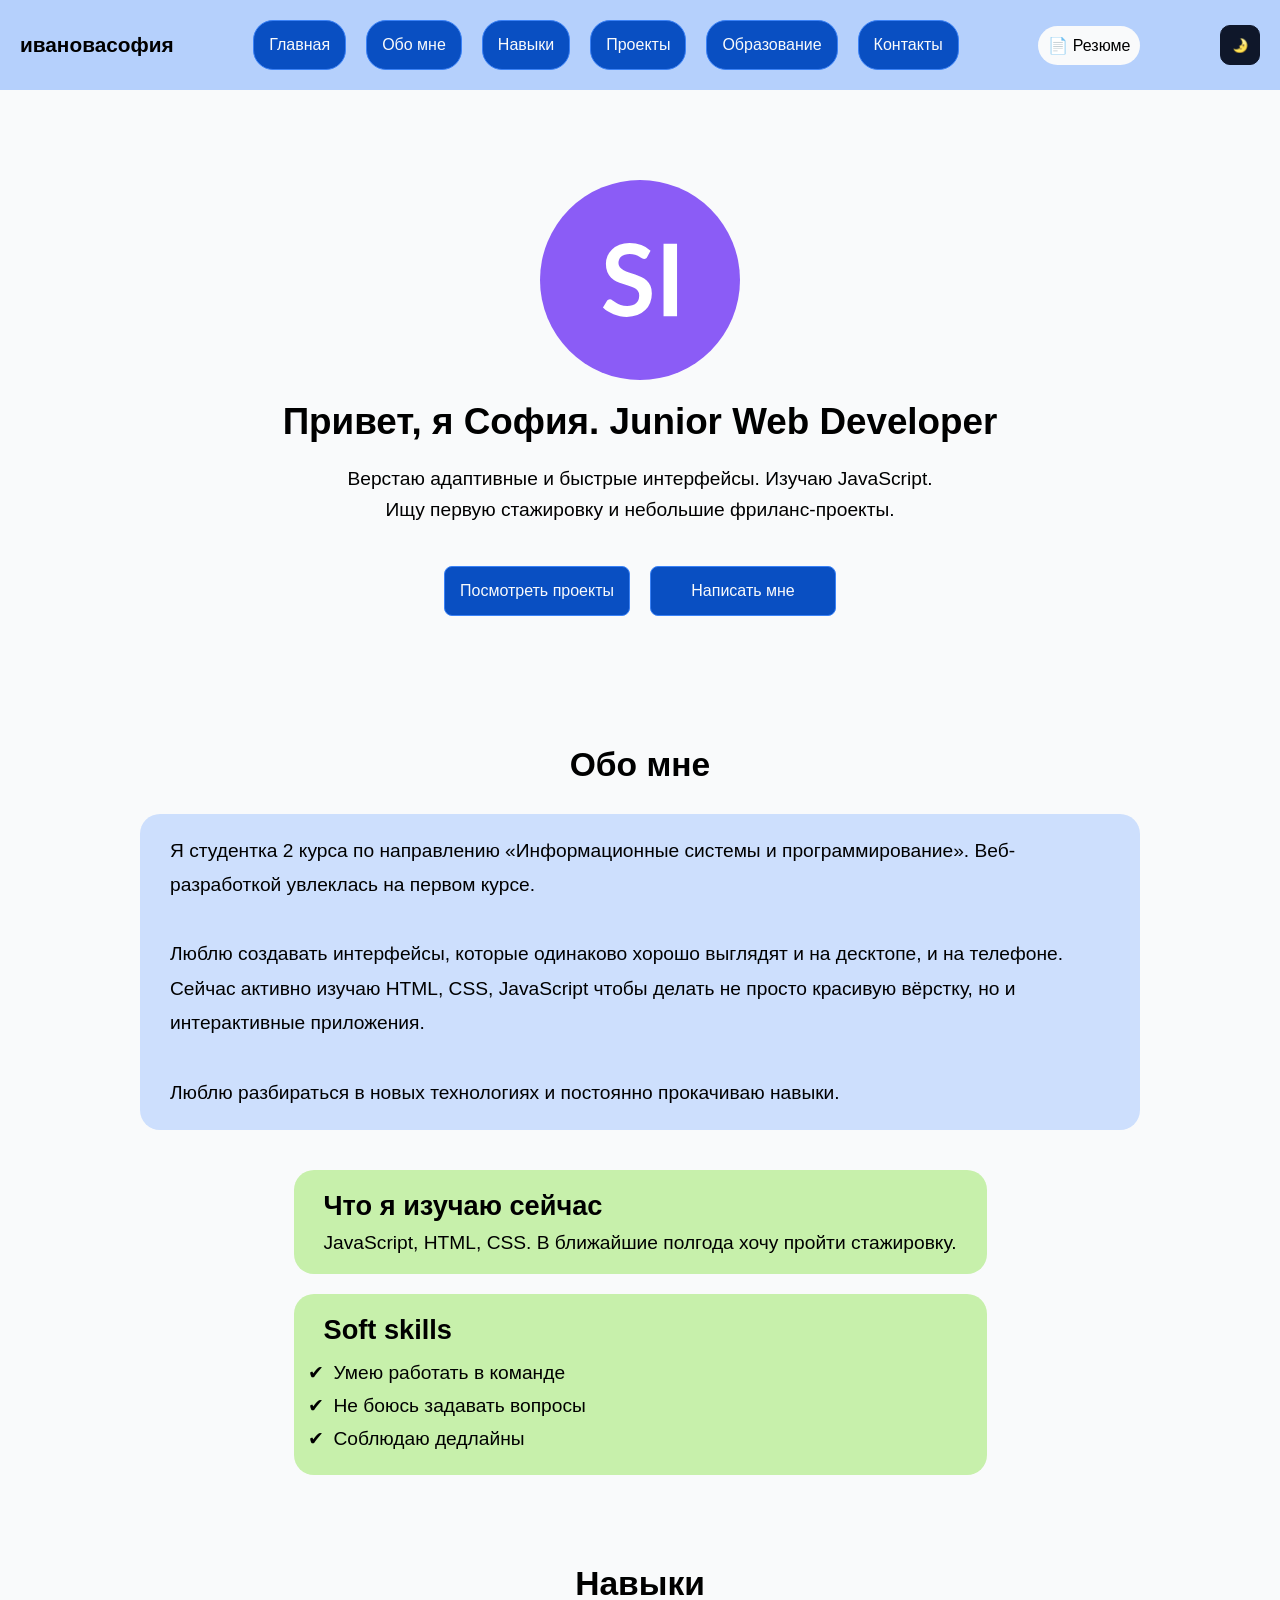
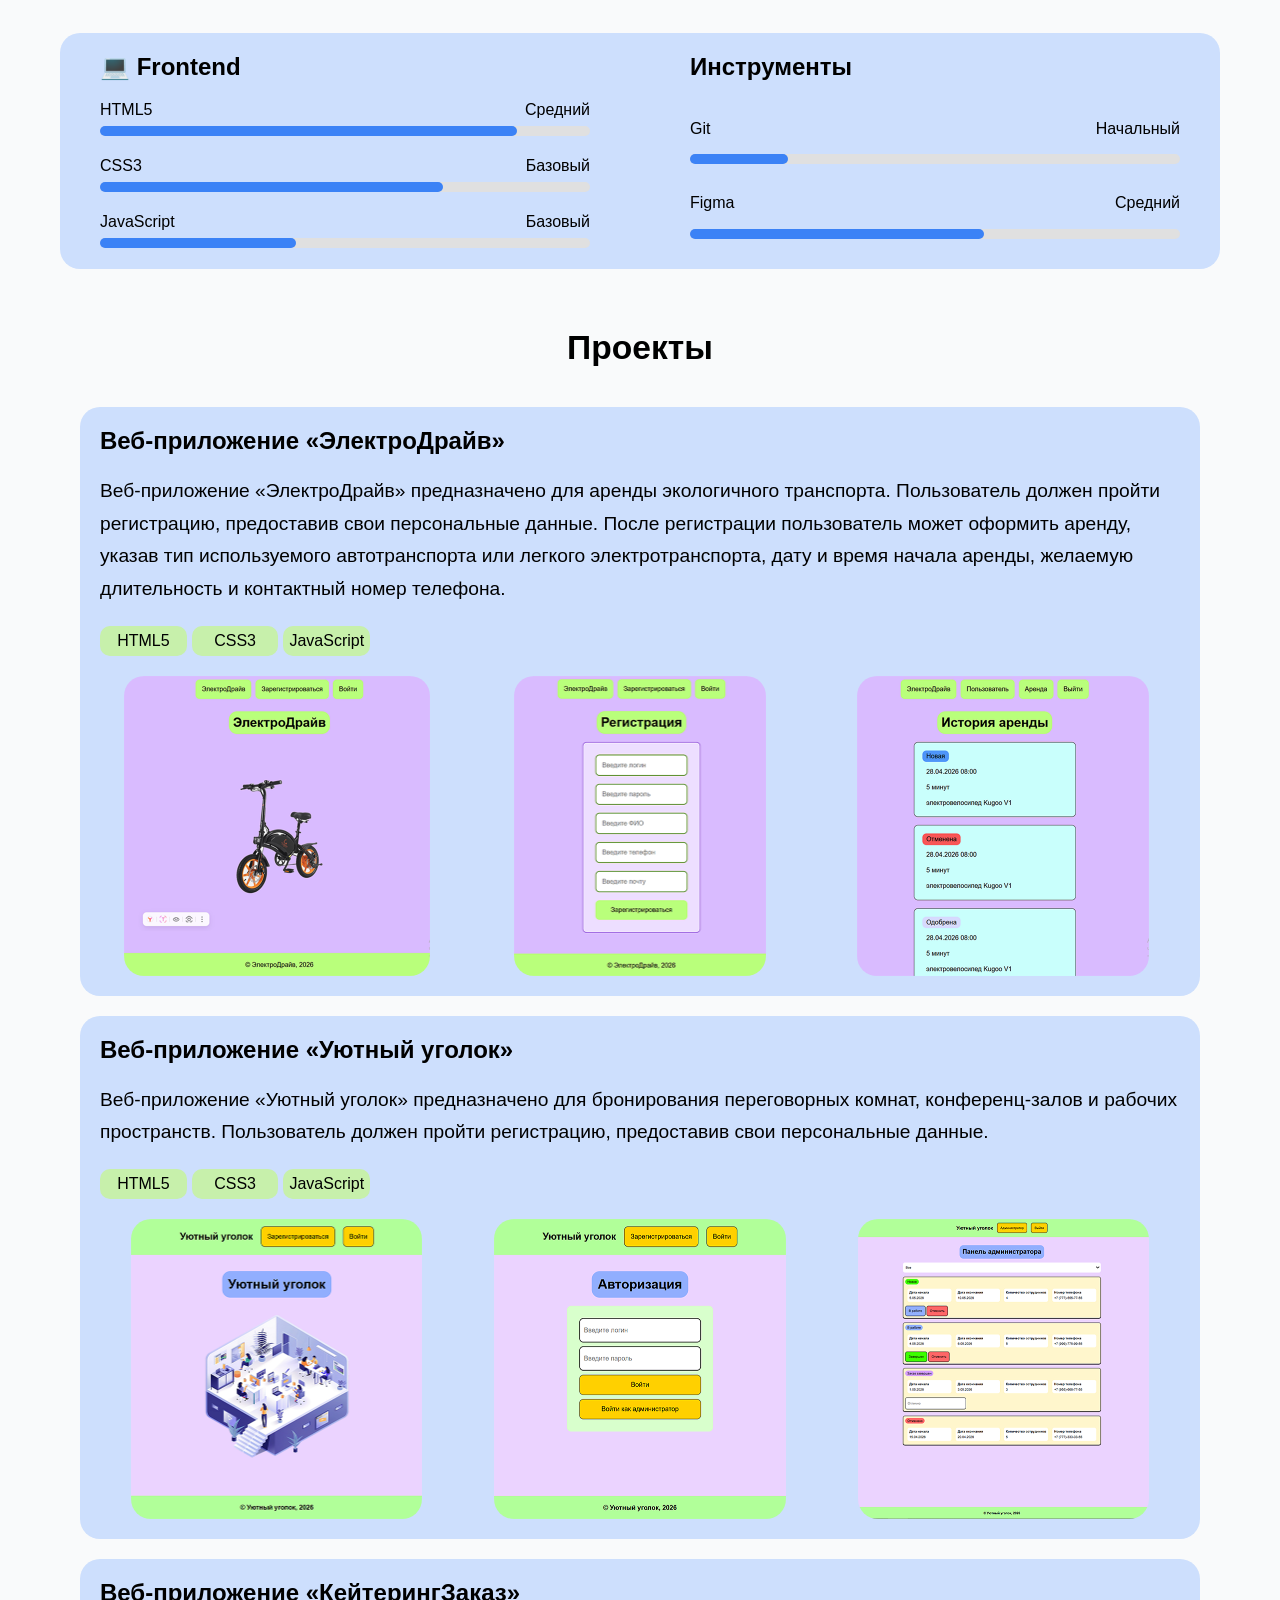
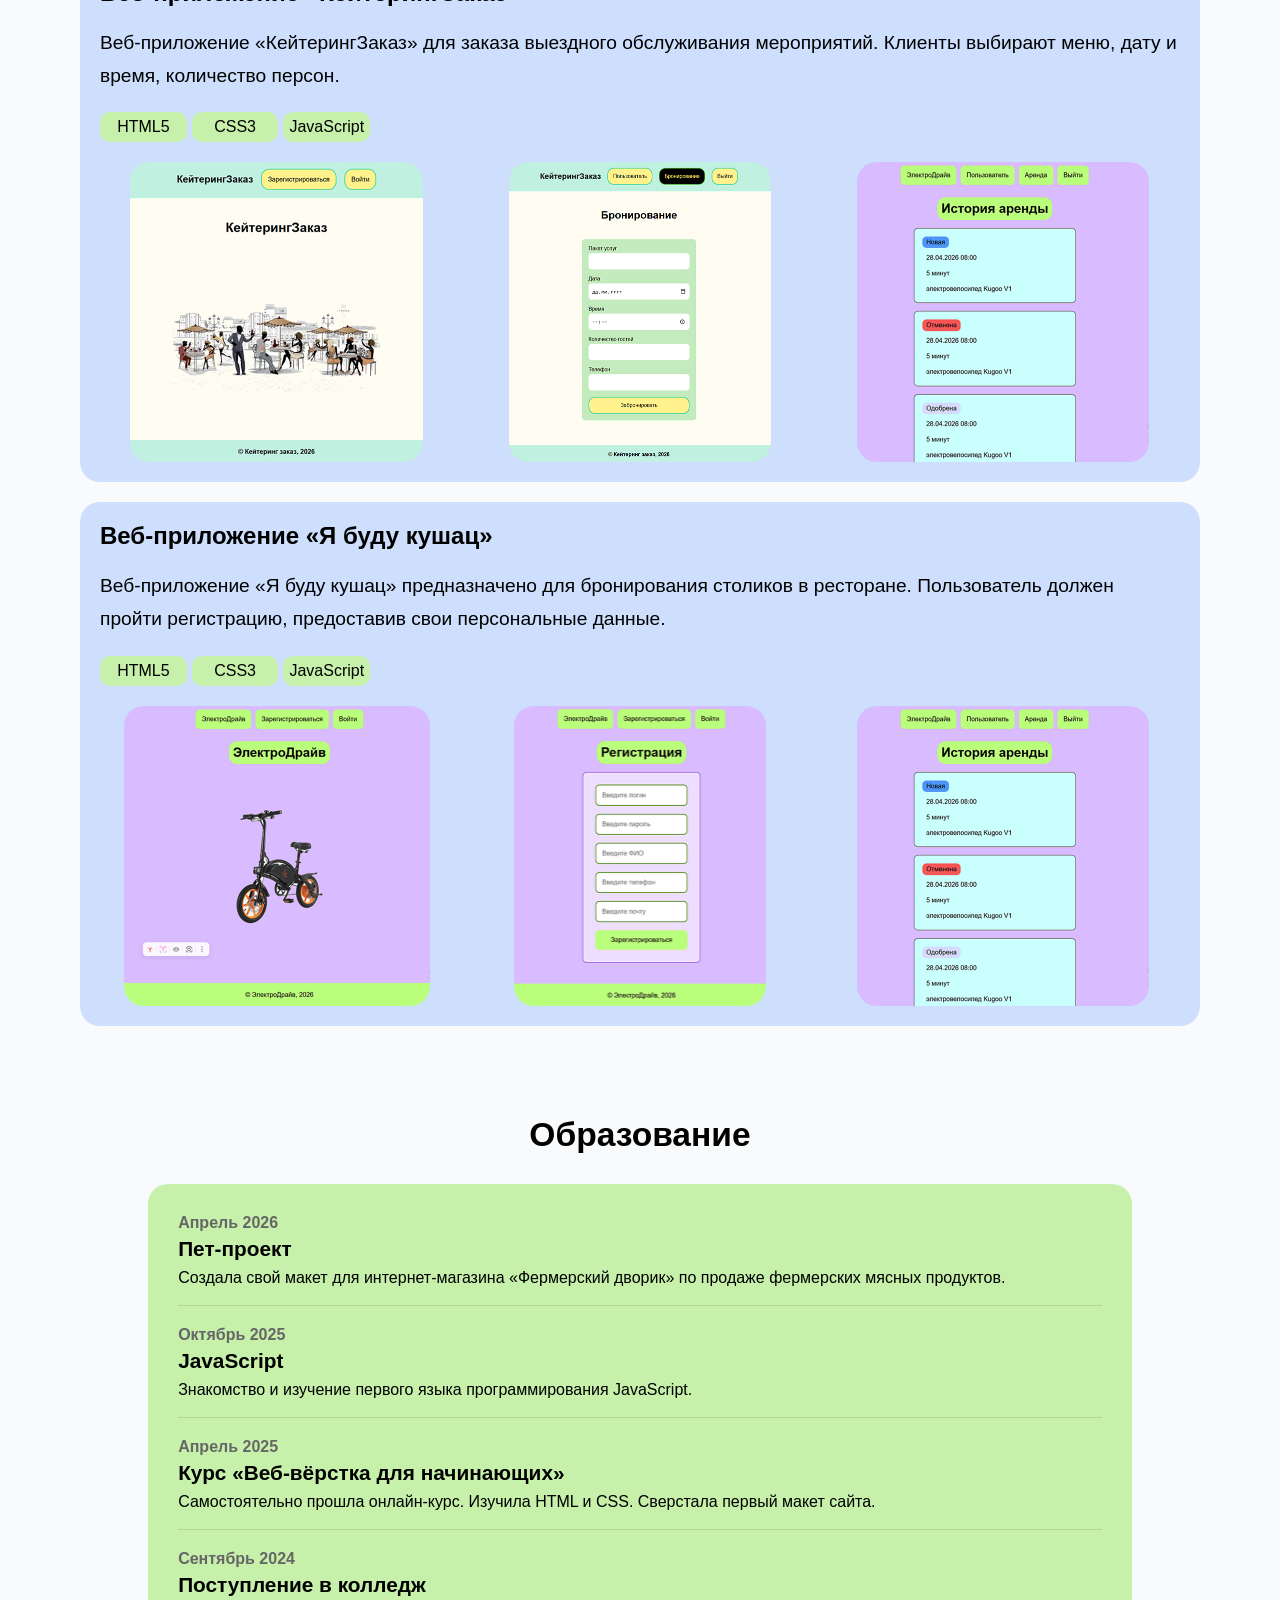
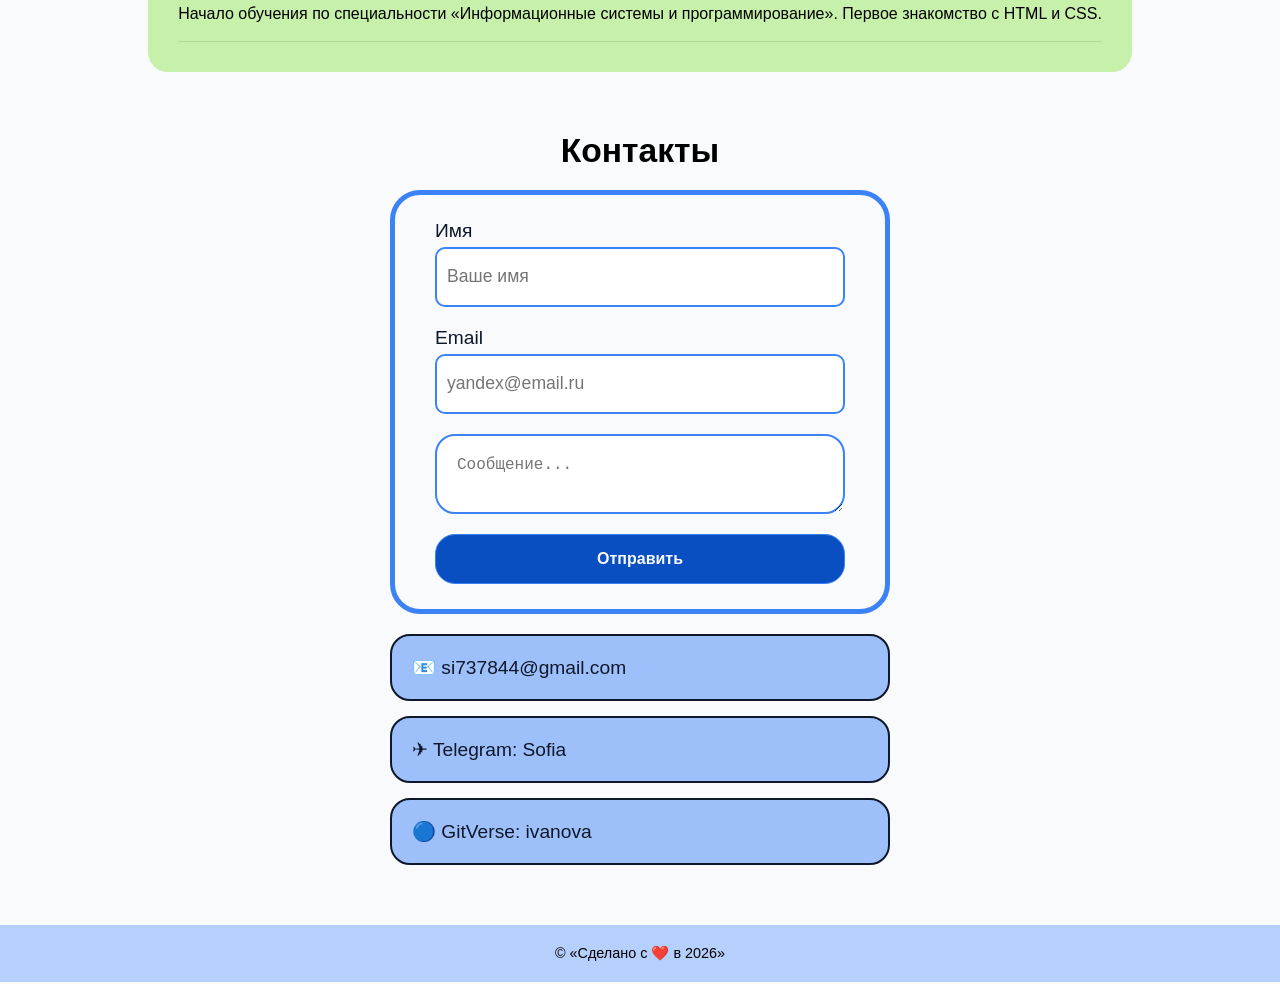
<file: index.html>
<!DOCTYPE html>
<html lang="ru">

<head>
  <meta charset="UTF-8">
  <meta name="viewport" content="width=device-width, initial-scale=1.0">
  <title>Портфолио</title>
  <link rel="stylesheet" href="css/style.css">
  <script src="js/main.js" defer></script>
</head>

<body>

  <!-- Шапка сайта -->
  <header class="header">

    <a href="index.html" class="header__logo">ИвановаСофия</a>

    <input type="checkbox" id="burger-toggle" class="header__toggle">
    <label for="burger-toggle" class="header__icon">
      <span></span>
    </label>

    <nav class="header__menu">
      <a href="#hero" class="menu__link">Главная</a>
      <a href="#about" class="menu__link">Обо мне</a>
      <a href="#skills" class="menu__link">Навыки</a>
      <a href="#projects" class="menu__link">Проекты</a>
      <a href="#education" class="menu__link">Образование</a>
      <a href="#contacts" class="menu__link">Контакты</a>
    </nav>

    <a href="resume.pdf" class="header__resume" download="resume.pdf">📄 Резюме</a>

    <button type="button" id="button" class="header__button">🌛</button>



  </header>

  <main class="main">

    <section class="main__section">

      <!-- Снкция первый экран -->
      <section class="hero" id="hero">

        <img src="image/name.svg" alt="logo" class="hero__logo">
        <h1 class="hero__title">Привет, я София. Junior Web Developer</h1>
        <p class="hero__subtitle">Верстаю адаптивные и быстрые интерфейсы. Изучаю JavaScript.<br>Ищу первую
          стажировку и небольшие фриланс-проекты.</p>
        <div class="hero__button">
          <a href="#" class="hero__link">Посмотреть проекты</a>
          <a href="#" class="hero__link">Написать мне</a>
        </div>

      </section>

      <!-- Снкция обо мне -->
      <section class="about" id="about">

        <h2 class="about__title">Обо мне</h2>

        <p class="about__text">
          Я студентка 2 курса по направлению «Информационные системы и программирование». Веб-разработкой увлеклась на
          первом курсе.<br><br>
          Люблю создавать интерфейсы, которые одинаково хорошо выглядят и на десктопе, и на телефоне. Сейчас активно
          изучаю HTML, CSS, JavaScript чтобы делать не просто красивую вёрстку, но и интерактивные приложения.<br><br>
          Люблю разбираться в новых технологиях и
          постоянно прокачиваю навыки.
        </p>

        <div class="about__section">

          <div class="about__card">
            <h3 class="card__title">Что я изучаю сейчас</h3>
            <p class="card__text">JavaScript, HTML, CSS. В ближайшие полгода хочу пройти стажировку.</p>
          </div>

          <div class="about__card">
            <h3 class="card__title">Soft skills</h3>

            <ul class="card__list">
              <li class="card__point">Умею работать в команде</li>
              <li class="card__point">Не боюсь задавать вопросы</li>
              <li class="card__point">Соблюдаю дедлайны</li>
            </ul>

          </div>
        </div>

      </section>

      <!-- Снкция навыки -->
      <section class="skills" id="skills">

        <h2 class="skills__title">Навыки</h2>

        <div class="skills__items">

          <div class="skills__section">

            <h2 class="skills__technologies">💻 Frontend</h2>

            <div class="skills__bar">

              <div class="bar__group">
                <div class="bar__title">HTML5</div>
                <div class="bar__level">Средний</div>
              </div>

              <div class="bar__track">
                <progress class="bar__fill" value="0.85">
                </progress>
              </div>
            </div>

            <div class="skills__bar">

              <div class="bar__group">
                <div class="bar__title">CSS3</div>
                <div class="bar__level">Базовый</div>
              </div>

              <div class="bar__track">
                <progress class="bar__fill" value="0.7">
                </progress>
              </div>
            </div>

            <div class="skills__bar">

              <div class="bar__group">
                <div class="bar__title">JavaScript</div>
                <div class="bar__level">Базовый</div>
              </div>

              <div class="bar__track">
                <progress class="bar__fill" value="0.4">
                </progress>
              </div>
            </div>

          </div>

          <div class="skills__section">

            <h2 class="skills__technologies">Инструменты</h2>

            <div class="skills__bar">

              <div class="bar__group">
                <div class="bar__title">Git</div>
                <div class="bar__level">Начальный</div>
              </div>

              <div class="bar__track">
                <progress class="bar__fill" value="0.2"></progress>
              </div>
            </div>

            <div class="skills__bar">

              <div class="bar__group">
                <div class="bar__title">Figma</div>
                <div class="bar__level">Средний</div>
              </div>

              <div class="bar__track">
                <progress class="bar__fill" value="0.6"></progress>
              </div>

            </div>

          </div>

        </div>

      </section>

      <!-- Снкция проекты -->
      <section class="projects" id="projects">

        <h2 class="projects__title">Проекты</h2>

        <div class="projects__items">

          <div class="projects__section">

            <h2 class="projects__name">Веб-приложение «ЭлектроДрайв»</h2>
            <p class="projects__text">
              Веб-приложение «ЭлектроДрайв» предназначено для аренды экологичного
              транспорта. Пользователь должен пройти регистрацию, предоставив свои персональные данные. После
              регистрации
              пользователь может оформить аренду,
              указав тип используемого автотранспорта или легкого электротранспорта, дату и время
              начала аренды, желаемую длительность и контактный номер телефона.
            </p>

            <div class="projects__tegs">
              <div class="projects__teg">HTML5</div>
              <div class="projects__teg">CSS3</div>
              <div class="projects__teg">JavaScript</div>
            </div>

            <div class="projects__images">
              <img src="image/progect1.png" alt="project1" class="projects__image">
              <img src="image/progect1_2.png" alt="project1" class="projects__image">
              <img src="image/progect1_3.png" alt="project1" class="projects__image">
            </div>

          </div>

          <div class="projects__section">

            <h2 class="projects__name">Веб-приложение «Уютный уголок»</h2>
            <p class="projects__text">
              Веб-приложение «Уютный уголок» предназначено для бронирования переговорных комнат,
              конференц-залов и рабочих пространств. Пользователь должен пройти регистрацию, предоставив свои
              персональные
              данные.
            </p>

            <div class="projects__tegs">
              <div class="projects__teg">HTML5</div>
              <div class="projects__teg">CSS3</div>
              <div class="projects__teg">JavaScript</div>
            </div>

            <div class="projects__images">
              <img src="image/progect2.png" alt="project2" class="projects__image">
              <img src="image/progect2_2.png" alt="project2" class="projects__image">
              <img src="image/progect2_3.png" alt="project2" class="projects__image">
            </div>

          </div>

          <div class="projects__section">

            <h2 class="projects__name">Веб-приложение «КейтерингЗаказ»</h2>
            <p class="projects__text">
              Веб-приложение «КейтерингЗаказ» для заказа выездного обслуживания мероприятий. Клиенты выбирают меню, дату
              и
              время, количество персон.
            </p>

            <div class="projects__tegs">
              <div class="projects__teg">HTML5</div>
              <div class="projects__teg">CSS3</div>
              <div class="projects__teg">JavaScript</div>
            </div>

            <div class="projects__images">
              <img src="image/progect3.png" alt="project3" class="projects__image">
              <img src="image/progect3_2.png" alt="project3" class="projects__image">
              <img src="image/progect1_3.png" alt="project3" class="projects__image">
            </div>

          </div>

          <div class="projects__section">

            <h2 class="projects__name">Веб-приложение «Я буду кушац»</h2>
            <p class="projects__text">Веб-приложение «Я буду кушац» предназначено для бронирования столиков в ресторане.
              Пользователь должен пройти регистрацию, предоставив свои персональные данные.
            </p>

            <div class="projects__tegs">
              <div class="projects__teg">HTML5</div>
              <div class="projects__teg">CSS3</div>
              <div class="projects__teg">JavaScript</div>
            </div>

            <div class="projects__images">
              <img src="image/progect1.png" alt="project1" class="projects__image">
              <img src="image/progect1_2.png" alt="project1" class="projects__image">
              <img src="image/progect1_3.png" alt="project1" class="projects__image">
            </div>

          </div>

        </div>

      </section>

      <!-- Снкция образование -->
      <section class="education" id="education">

        <h2 class="education__title">Образование</h2>

        <!-- <div class="education__section"> -->

        <ul class="education__list">

          <li class="education__point">
            <h2 class="point__time">Апрель 2026</h2>
            <h3 class="point__title">Пет-проект</h3>
            <p class="point__text">
              Создала свой макет для интернет-магазина «Фермерский дворик» по продаже фермерских мясных продуктов.
            </p>
          </li>

          <li class="education__point">
            <h2 class="point__time">Октябрь 2025</h2>
            <h3 class="point__title">JavaScript</h3>
            <p class="point__text">
              Знакомство и изучение первого языка программирования JavaScript.
            </p>
          </li>

          <li class="education__point">
            <h2 class="point__time">Апрель 2025</h2>
            <h3 class="point__title">Курс «Веб-вёрстка для начинающих»</h3>
            <p class="point__text">
              Самостоятельно прошла онлайн-курс. Изучила HTML и CSS. Сверстала первый макет сайта.
            </p>
          </li>

          <li class="education__point">
            <h2 class="point__time">Сентябрь 2024</h2>
            <h3 class="point__title">Поступление в колледж</h3>
            <p class="point__text">
              Начало обучения по специальности «Информационные системы и программирование». Первое знакомство с HTML и
              CSS.
            </p>
          </li>

        </ul>

        <!-- </div> -->

      </section>

      <!-- Снкция контакты -->
      <section class="contacts" id="contacts">

        <h2 class="contacts__title">Контакты</h2>

        <form action="#" class="form">

          <div class="form__section">
            <label class="form__label">Имя</label>
            <input type="text" class="form__input" id="name" name="name" placeholder="Ваше имя" required>
          </div>

          <div class="form__section">
            <label class="form__label">Email</label>
            <input type="email" class="form__input" id="email" name="email" placeholder="yandex@email.ru" required>
          </div>
          <textarea name="message" id="message" class="form__textarea" placeholder="Сообщение..." required></textarea>
          <button type="submit" class="form__button">Отправить</button>
        </form>

        <div class="contacts__links">
          <a href="#" class="contacts__link">
            📧 si737844@gmail.com
          </a>
          <a href="#" class="contacts__link">
            ✈ Telegram: Sofia
          </a>
          <a href="#" class="contacts__link">
            🔵 GitVerse: ivanova
          </a>
        </div>

      </section>
    </section>

  </main>

  <!-- Подвал сайта -->
  <footer class="footer">
    <p class="footer__copy">
      &copy; «Сделано с ❤️ в 2026»
    </p>
  </footer>

</body>

</html>
</file>
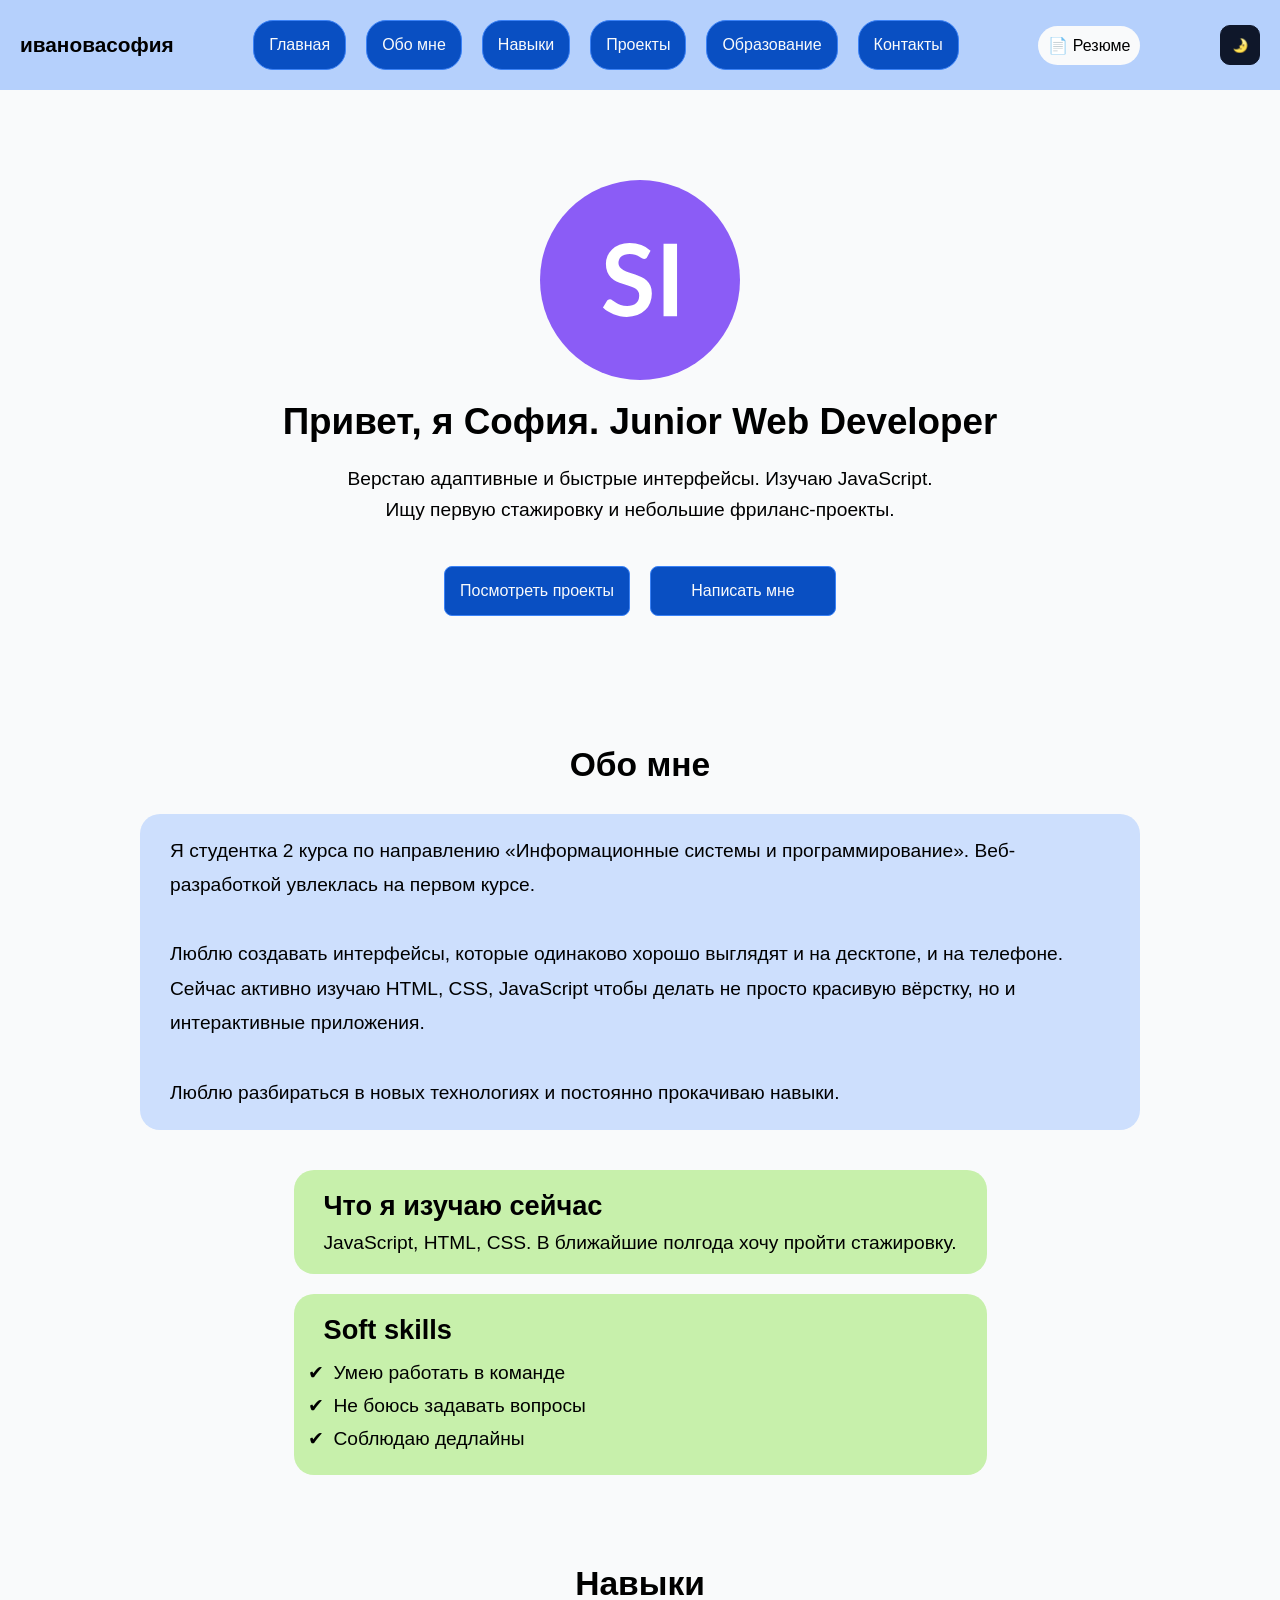
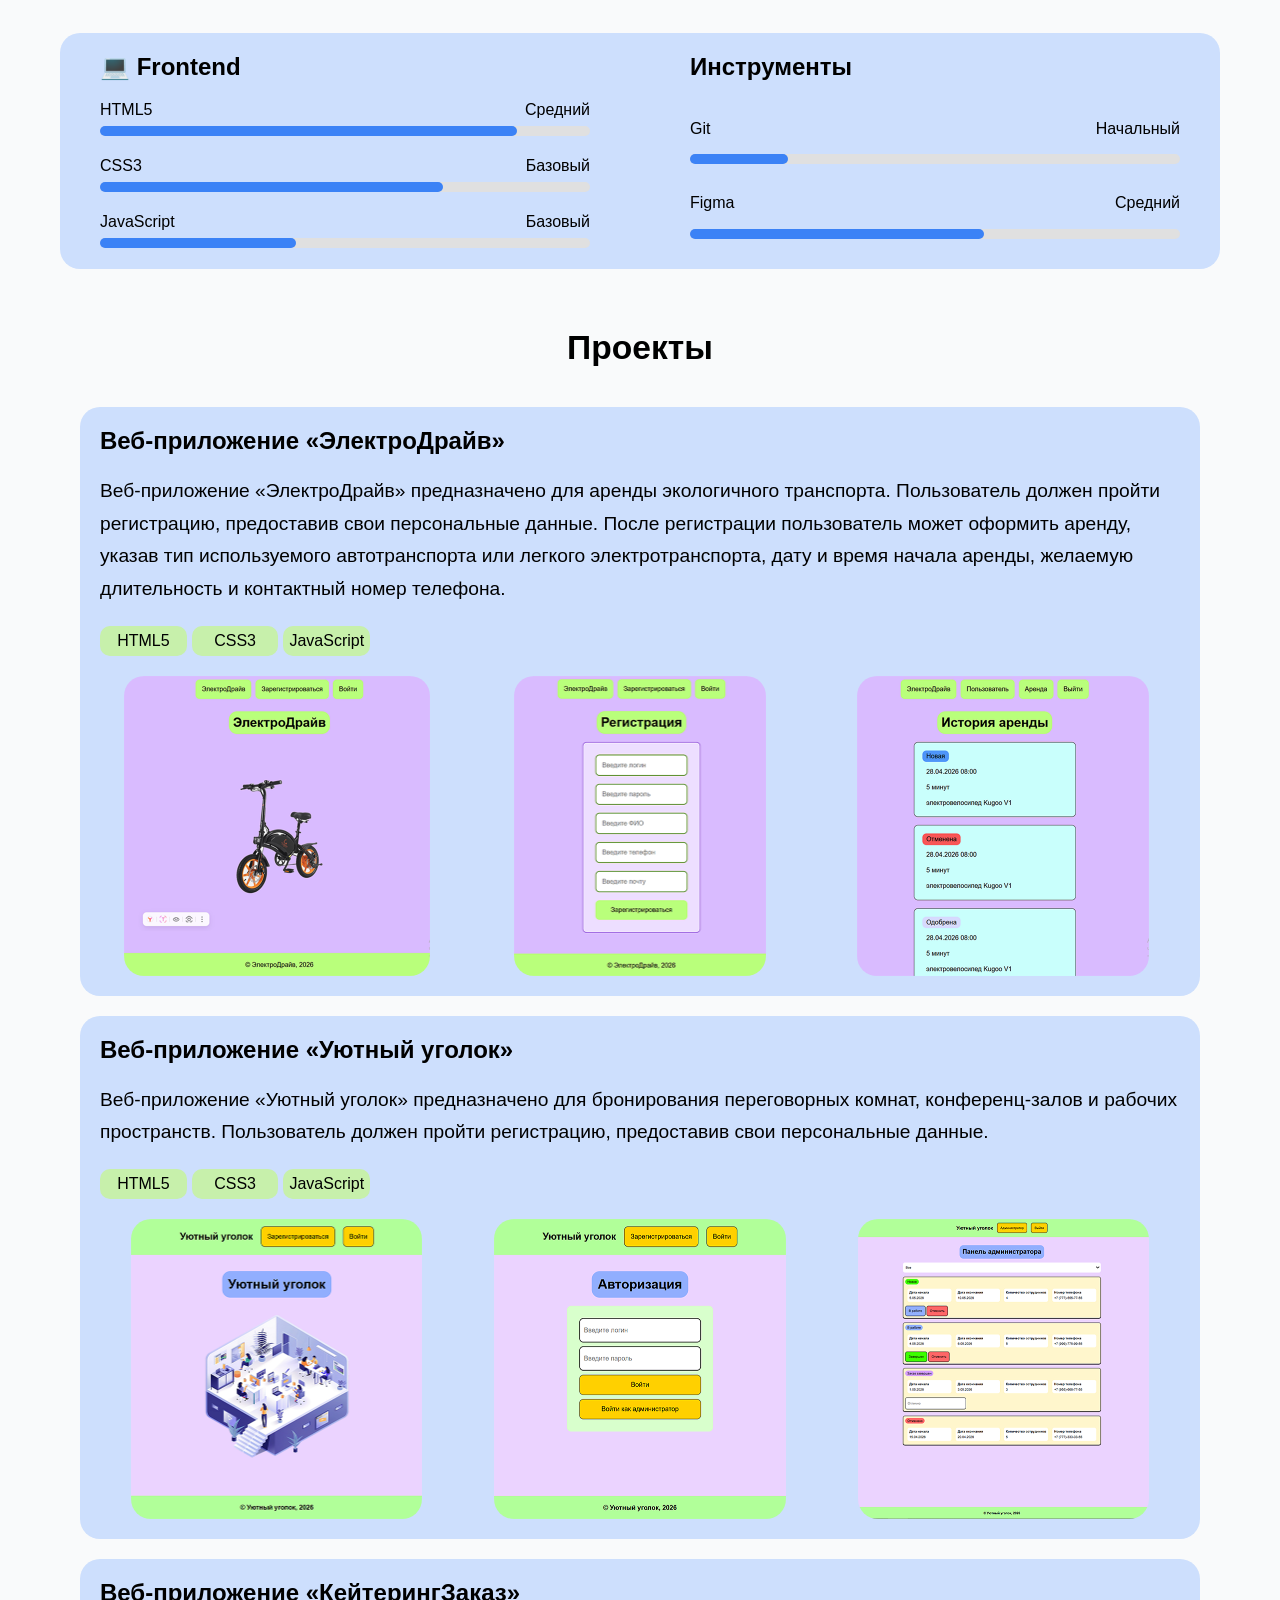
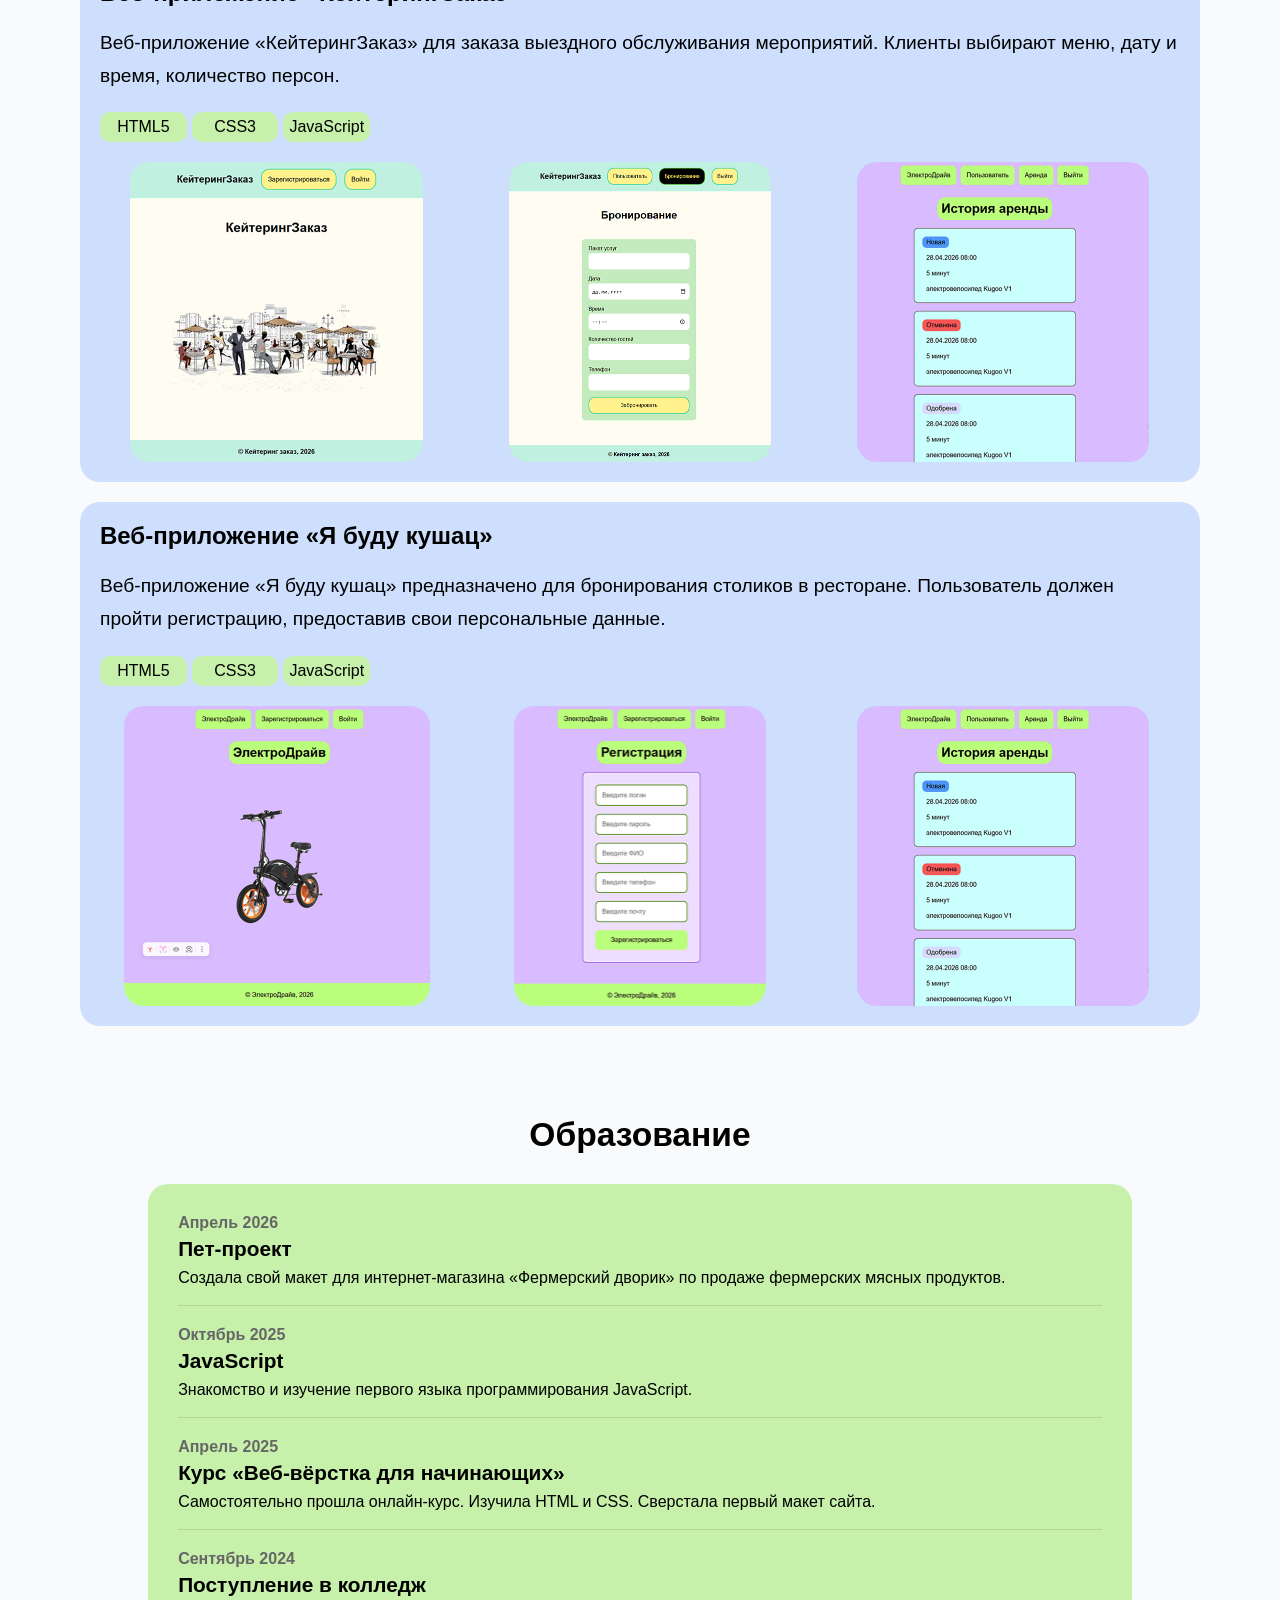
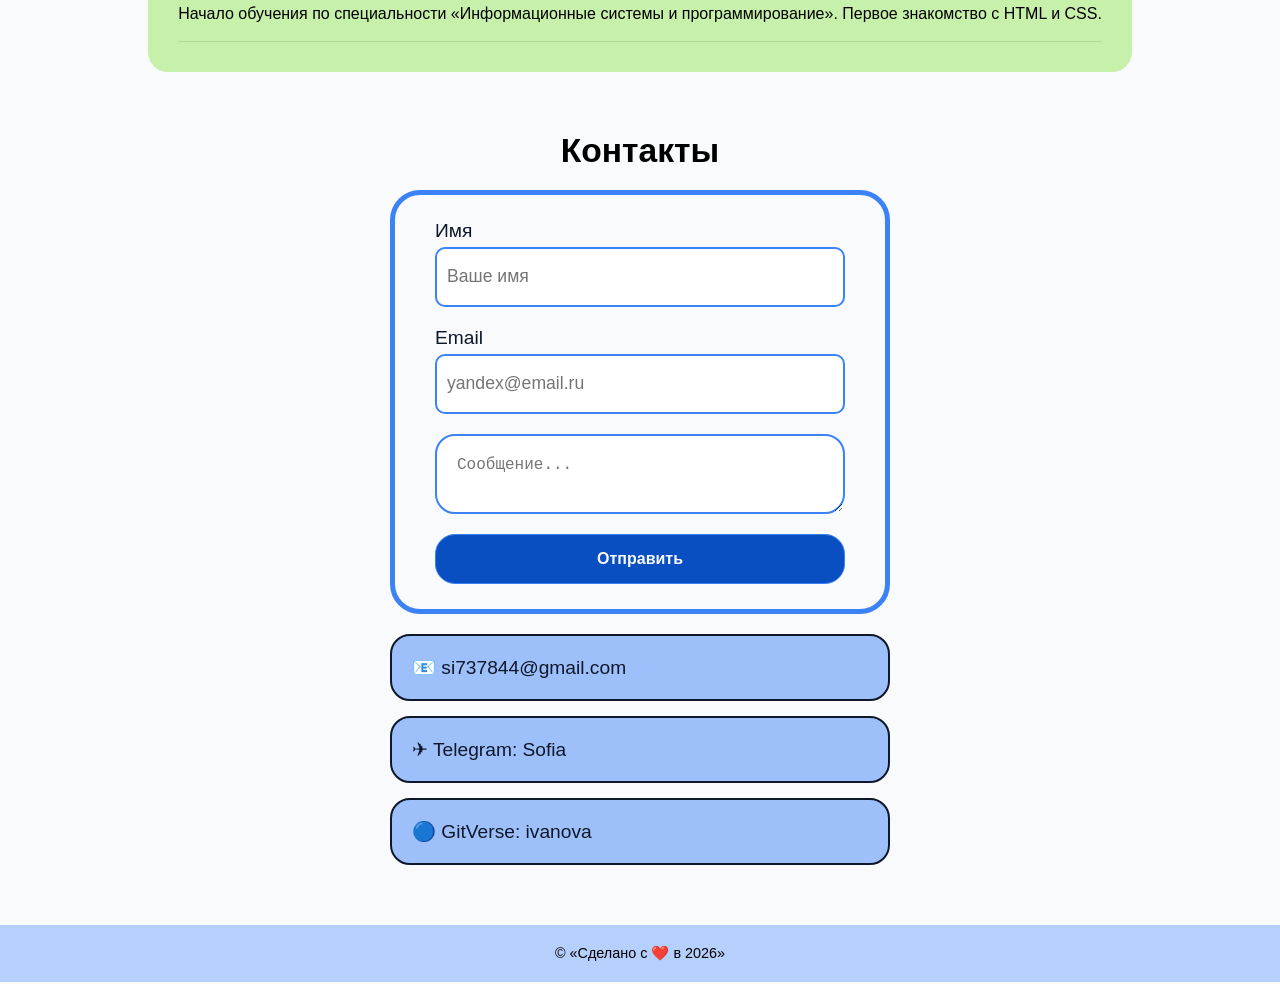
<file: Задание 1 Портфолио/index.html>
<!DOCTYPE html>
<html lang="ru">

<head>
  <meta charset="UTF-8">
  <meta name="viewport" content="width=device-width, initial-scale=1.0">
  <title>Портфолио</title>
  <link rel="stylesheet" href="css/style.css">
  <script src="js/main.js" defer></script>
</head>

<body>

  <!-- Шапка сайта -->
  <header class="header">

    <a href="index.html" class="header__logo">ИвановаСофия</a>

    <input type="checkbox" id="burger-toggle" class="header__toggle">
    <label for="burger-toggle" class="header__icon">
      <span></span>
    </label>

    <nav class="header__menu">
      <a href="#hero" class="menu__link">Главная</a>
      <a href="#about" class="menu__link">Обо мне</a>
      <a href="#skills" class="menu__link">Навыки</a>
      <a href="#projects" class="menu__link">Проекты</a>
      <a href="#education" class="menu__link">Образование</a>
      <a href="#contacts" class="menu__link">Контакты</a>
    </nav>

    <a href="resume.pdf" class="header__resume" download="resume_sofia_ivanova.pdf">📄
      Резюме</a>

    <button type="button" id="button" class="header__button">🌛</button>



  </header>

  <main class="main">

    <section class="main__section">

      <!-- Снкция первый экран -->
      <section class="hero" id="hero">

        <img src="image/name.svg" alt="logo" class="hero__logo">
        <h1 class="hero__title">Привет, я София. Junior Web Developer</h1>
        <p class="hero__subtitle">Верстаю адаптивные и быстрые интерфейсы. Изучаю JavaScript.<br>Ищу первую
          стажировку и небольшие фриланс-проекты.</p>
        <div class="hero__button">
          <a href="#projects" class="hero__link">Посмотреть проекты</a>
          <a href="#contacts" class="hero__link">Написать мне</a>
        </div>

      </section>

      <!-- Снкция обо мне -->
      <section class="about" id="about">

        <h2 class="about__title">Обо мне</h2>

        <p class="about__text">
          Я студентка 2 курса по направлению «Информационные системы и программирование». Веб-разработкой увлеклась на
          первом курсе.<br><br>
          Люблю создавать интерфейсы, которые одинаково хорошо выглядят и на десктопе, и на телефоне. Сейчас активно
          изучаю HTML, CSS, JavaScript чтобы делать не просто красивую вёрстку, но и интерактивные приложения.<br><br>
          Люблю разбираться в новых технологиях и
          постоянно прокачиваю навыки.
        </p>

        <div class="about__section">

          <div class="about__card">
            <h3 class="card__title">Что я изучаю сейчас</h3>
            <p class="card__text">JavaScript, HTML, CSS. В ближайшие полгода хочу пройти стажировку.</p>
          </div>

          <div class="about__card">
            <h3 class="card__title">Soft skills</h3>

            <ul class="card__list">
              <li class="card__point">Умею работать в команде</li>
              <li class="card__point">Не боюсь задавать вопросы</li>
              <li class="card__point">Соблюдаю дедлайны</li>
            </ul>

          </div>
        </div>

      </section>

      <!-- Снкция навыки -->
      <section class="skills" id="skills">

        <h2 class="skills__title">Навыки</h2>

        <div class="skills__items">

          <div class="skills__section">

            <h2 class="skills__technologies">💻 Frontend</h2>

            <div class="skills__bar">

              <div class="bar__group">
                <div class="bar__title">HTML5</div>
                <div class="bar__level">Средний</div>
              </div>

              <div class="bar__track">
                <progress class="bar__fill" value="0.85">
                </progress>
              </div>
            </div>

            <div class="skills__bar">

              <div class="bar__group">
                <div class="bar__title">CSS3</div>
                <div class="bar__level">Базовый</div>
              </div>

              <div class="bar__track">
                <progress class="bar__fill" value="0.7">
                </progress>
              </div>
            </div>

            <div class="skills__bar">

              <div class="bar__group">
                <div class="bar__title">JavaScript</div>
                <div class="bar__level">Базовый</div>
              </div>

              <div class="bar__track">
                <progress class="bar__fill" value="0.4">
                </progress>
              </div>
            </div>

          </div>

          <div class="skills__section">

            <h2 class="skills__technologies">Инструменты</h2>

            <div class="skills__bar">

              <div class="bar__group">
                <div class="bar__title">Git</div>
                <div class="bar__level">Начальный</div>
              </div>

              <div class="bar__track">
                <progress class="bar__fill" value="0.2"></progress>
              </div>
            </div>

            <div class="skills__bar">

              <div class="bar__group">
                <div class="bar__title">Figma</div>
                <div class="bar__level">Средний</div>
              </div>

              <div class="bar__track">
                <progress class="bar__fill" value="0.6"></progress>
              </div>

            </div>

          </div>

        </div>

      </section>

      <!-- Снкция проекты -->
      <section class="projects" id="projects">

        <h2 class="projects__title">Проекты</h2>

        <div class="projects__items">

          <div class="projects__section">

            <h2 class="projects__name">Веб-приложение «ЭлектроДрайв»</h2>
            <p class="projects__text">
              Веб-приложение «ЭлектроДрайв» предназначено для аренды экологичного
              транспорта. Пользователь должен пройти регистрацию, предоставив свои персональные данные. После
              регистрации
              пользователь может оформить аренду,
              указав тип используемого автотранспорта или легкого электротранспорта, дату и время
              начала аренды, желаемую длительность и контактный номер телефона.
            </p>

            <div class="projects__tegs">
              <div class="projects__teg">HTML5</div>
              <div class="projects__teg">CSS3</div>
              <div class="projects__teg">JavaScript</div>
            </div>

            <div class="projects__images">
              <img src="image/progect1.png" alt="project1" class="projects__image">
              <img src="image/progect1_2.png" alt="project1" class="projects__image">
              <img src="image/progect1_3.png" alt="project1" class="projects__image">
            </div>

          </div>

          <div class="projects__section">

            <h2 class="projects__name">Веб-приложение «Уютный уголок»</h2>
            <p class="projects__text">
              Веб-приложение «Уютный уголок» предназначено для бронирования переговорных комнат,
              конференц-залов и рабочих пространств. Пользователь должен пройти регистрацию, предоставив свои
              персональные
              данные.
            </p>

            <div class="projects__tegs">
              <div class="projects__teg">HTML5</div>
              <div class="projects__teg">CSS3</div>
              <div class="projects__teg">JavaScript</div>
            </div>

            <div class="projects__images">
              <img src="image/progect2.png" alt="project2" class="projects__image">
              <img src="image/progect2_2.png" alt="project2" class="projects__image">
              <img src="image/progect2_3.png" alt="project2" class="projects__image">
            </div>

          </div>

          <div class="projects__section">

            <h2 class="projects__name">Веб-приложение «КейтерингЗаказ»</h2>
            <p class="projects__text">
              Веб-приложение «КейтерингЗаказ» для заказа выездного обслуживания мероприятий. Клиенты выбирают меню, дату
              и
              время, количество персон.
            </p>

            <div class="projects__tegs">
              <div class="projects__teg">HTML5</div>
              <div class="projects__teg">CSS3</div>
              <div class="projects__teg">JavaScript</div>
            </div>

            <div class="projects__images">
              <img src="image/progect3.png" alt="project3" class="projects__image">
              <img src="image/progect3_2.png" alt="project3" class="projects__image">
              <img src="image/progect1_3.png" alt="project3" class="projects__image">
            </div>

          </div>

          <div class="projects__section">

            <h2 class="projects__name">Веб-приложение «Я буду кушац»</h2>
            <p class="projects__text">Веб-приложение «Я буду кушац» предназначено для бронирования столиков в ресторане.
              Пользователь должен пройти регистрацию, предоставив свои персональные данные.
            </p>

            <div class="projects__tegs">
              <div class="projects__teg">HTML5</div>
              <div class="projects__teg">CSS3</div>
              <div class="projects__teg">JavaScript</div>
            </div>

            <div class="projects__images">
              <img src="image/progect1.png" alt="project1" class="projects__image">
              <img src="image/progect1_2.png" alt="project1" class="projects__image">
              <img src="image/progect1_3.png" alt="project1" class="projects__image">
            </div>

          </div>

        </div>

      </section>

      <!-- Снкция образование -->
      <section class="education" id="education">

        <h2 class="education__title">Образование</h2>

        <!-- <div class="education__section"> -->

        <ul class="education__list">

          <li class="education__point">
            <h2 class="point__time">Апрель 2026</h2>
            <h3 class="point__title">Пет-проект</h3>
            <p class="point__text">
              Создала свой макет для интернет-магазина «Фермерский дворик» по продаже фермерских мясных продуктов.
            </p>
          </li>

          <li class="education__point">
            <h2 class="point__time">Октябрь 2025</h2>
            <h3 class="point__title">JavaScript</h3>
            <p class="point__text">
              Знакомство и изучение первого языка программирования JavaScript.
            </p>
          </li>

          <li class="education__point">
            <h2 class="point__time">Апрель 2025</h2>
            <h3 class="point__title">Курс «Веб-вёрстка для начинающих»</h3>
            <p class="point__text">
              Самостоятельно прошла онлайн-курс. Изучила HTML и CSS. Сверстала первый макет сайта.
            </p>
          </li>

          <li class="education__point">
            <h2 class="point__time">Сентябрь 2024</h2>
            <h3 class="point__title">Поступление в колледж</h3>
            <p class="point__text">
              Начало обучения по специальности «Информационные системы и программирование». Первое знакомство с HTML и
              CSS.
            </p>
          </li>

        </ul>

        <!-- </div> -->

      </section>

      <!-- Снкция контакты -->
      <section class="contacts" id="contacts">

        <h2 class="contacts__title">Контакты</h2>

        <form action="#" class="form">

          <div class="form__section">
            <label class="form__label">Имя</label>
            <input type="text" class="form__input" id="name" name="name" placeholder="Ваше имя" required>
          </div>

          <div class="form__section">
            <label class="form__label">Email</label>
            <input type="email" class="form__input" id="email" name="email" placeholder="yandex@email.ru" required>
          </div>
          <textarea name="message" id="message" class="form__textarea" placeholder="Сообщение..." required></textarea>
          <button type="submit" class="form__button">Отправить</button>
        </form>

        <div class="contacts__links">
          <a href="#" class="contacts__link">
            📧 si737844@gmail.com
          </a>
          <a href="#" class="contacts__link">
            ✈ Telegram: Sofia
          </a>
          <a href="#" class="contacts__link">
            🔵 GitVerse: ivanova
          </a>
        </div>

      </section>
    </section>

  </main>

  <!-- Подвал сайта -->
  <footer class="footer">
    <p class="footer__copy">
      &copy; «Сделано с ❤️ в 2026»
    </p>
  </footer>

</body>

</html>
</file>
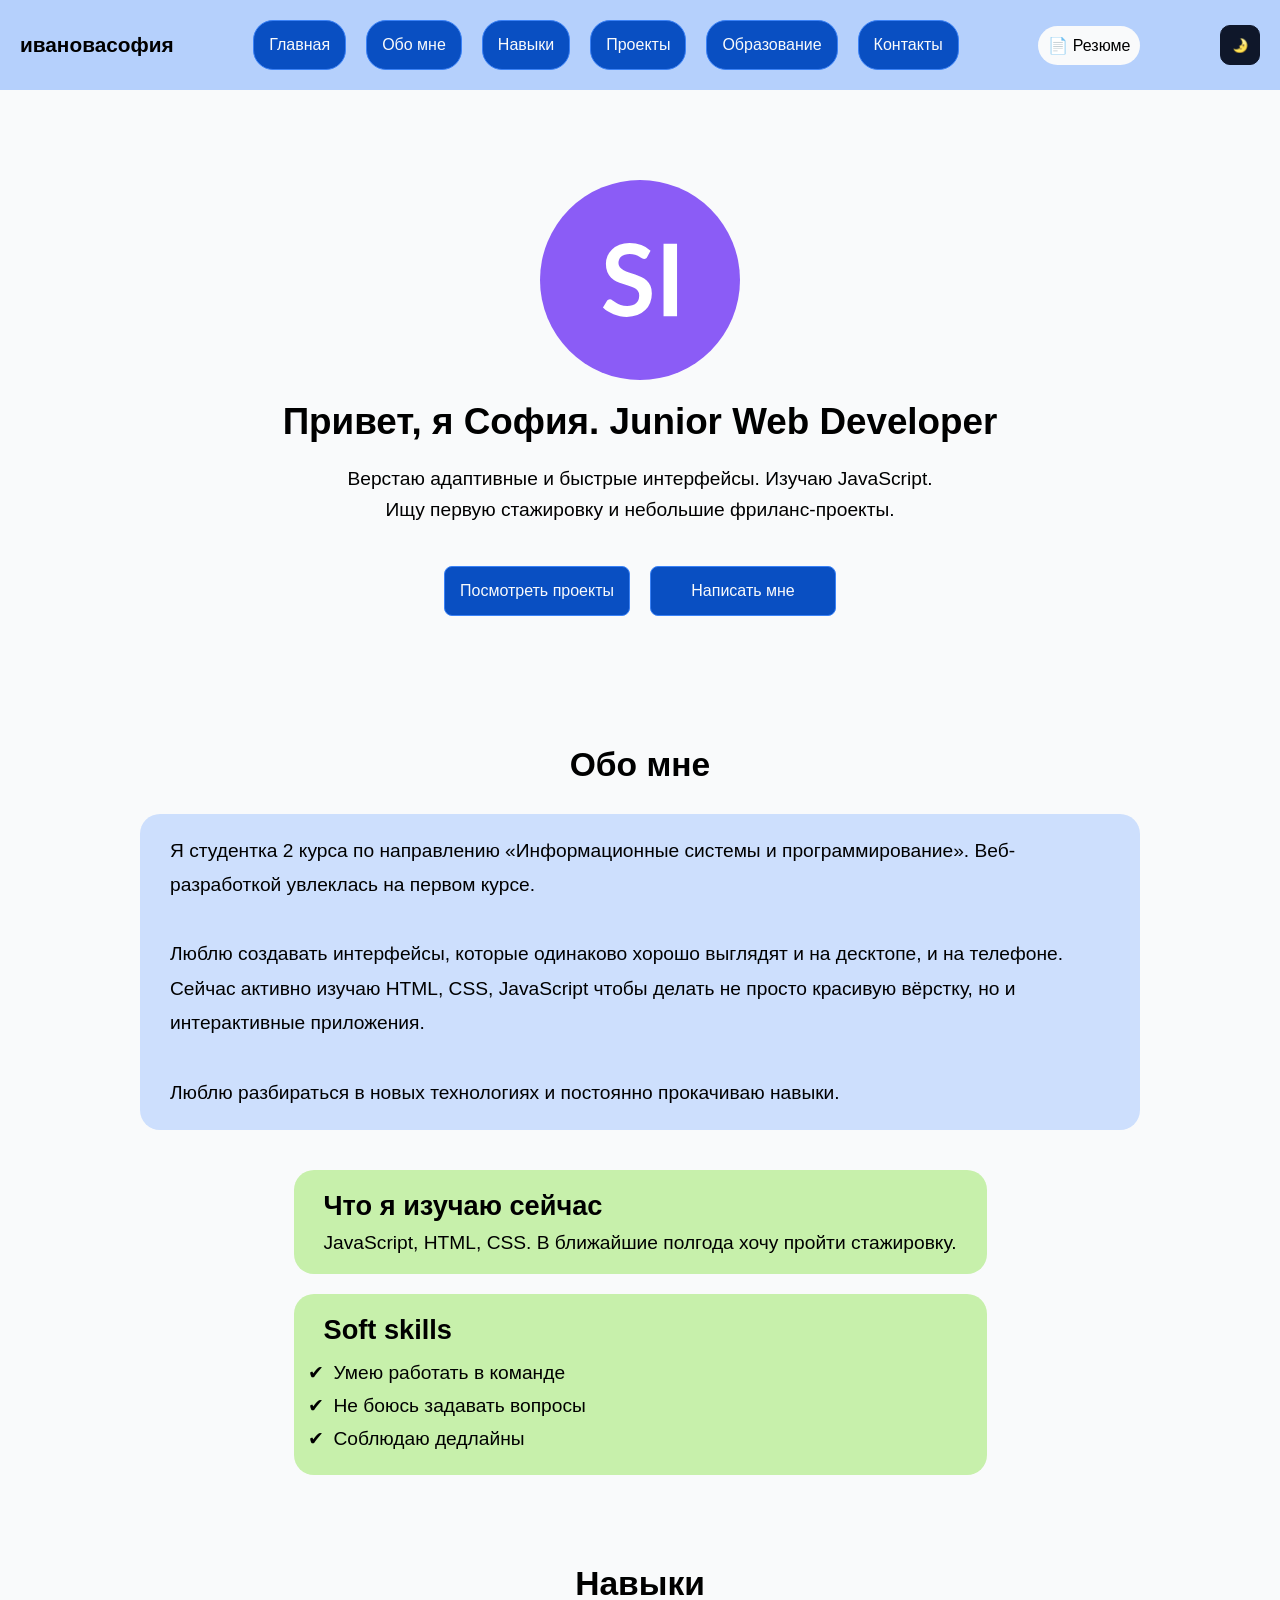
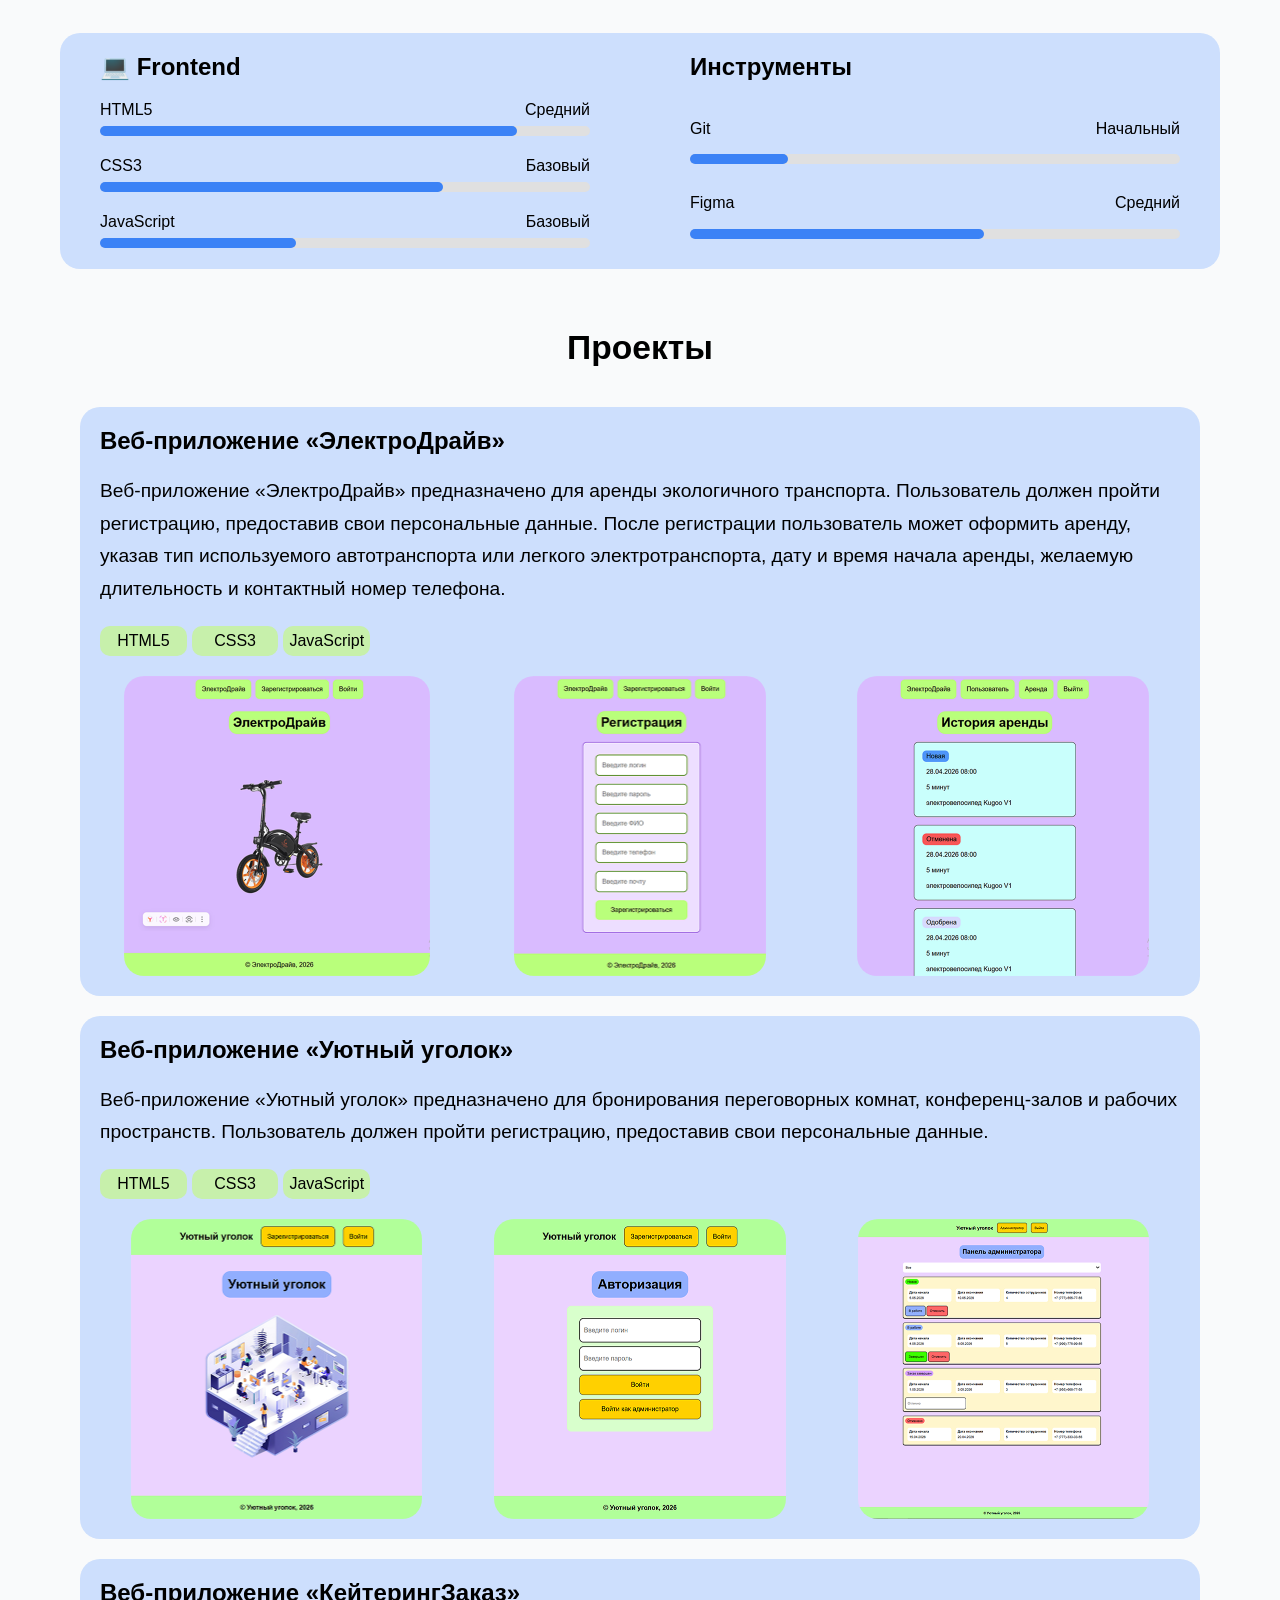
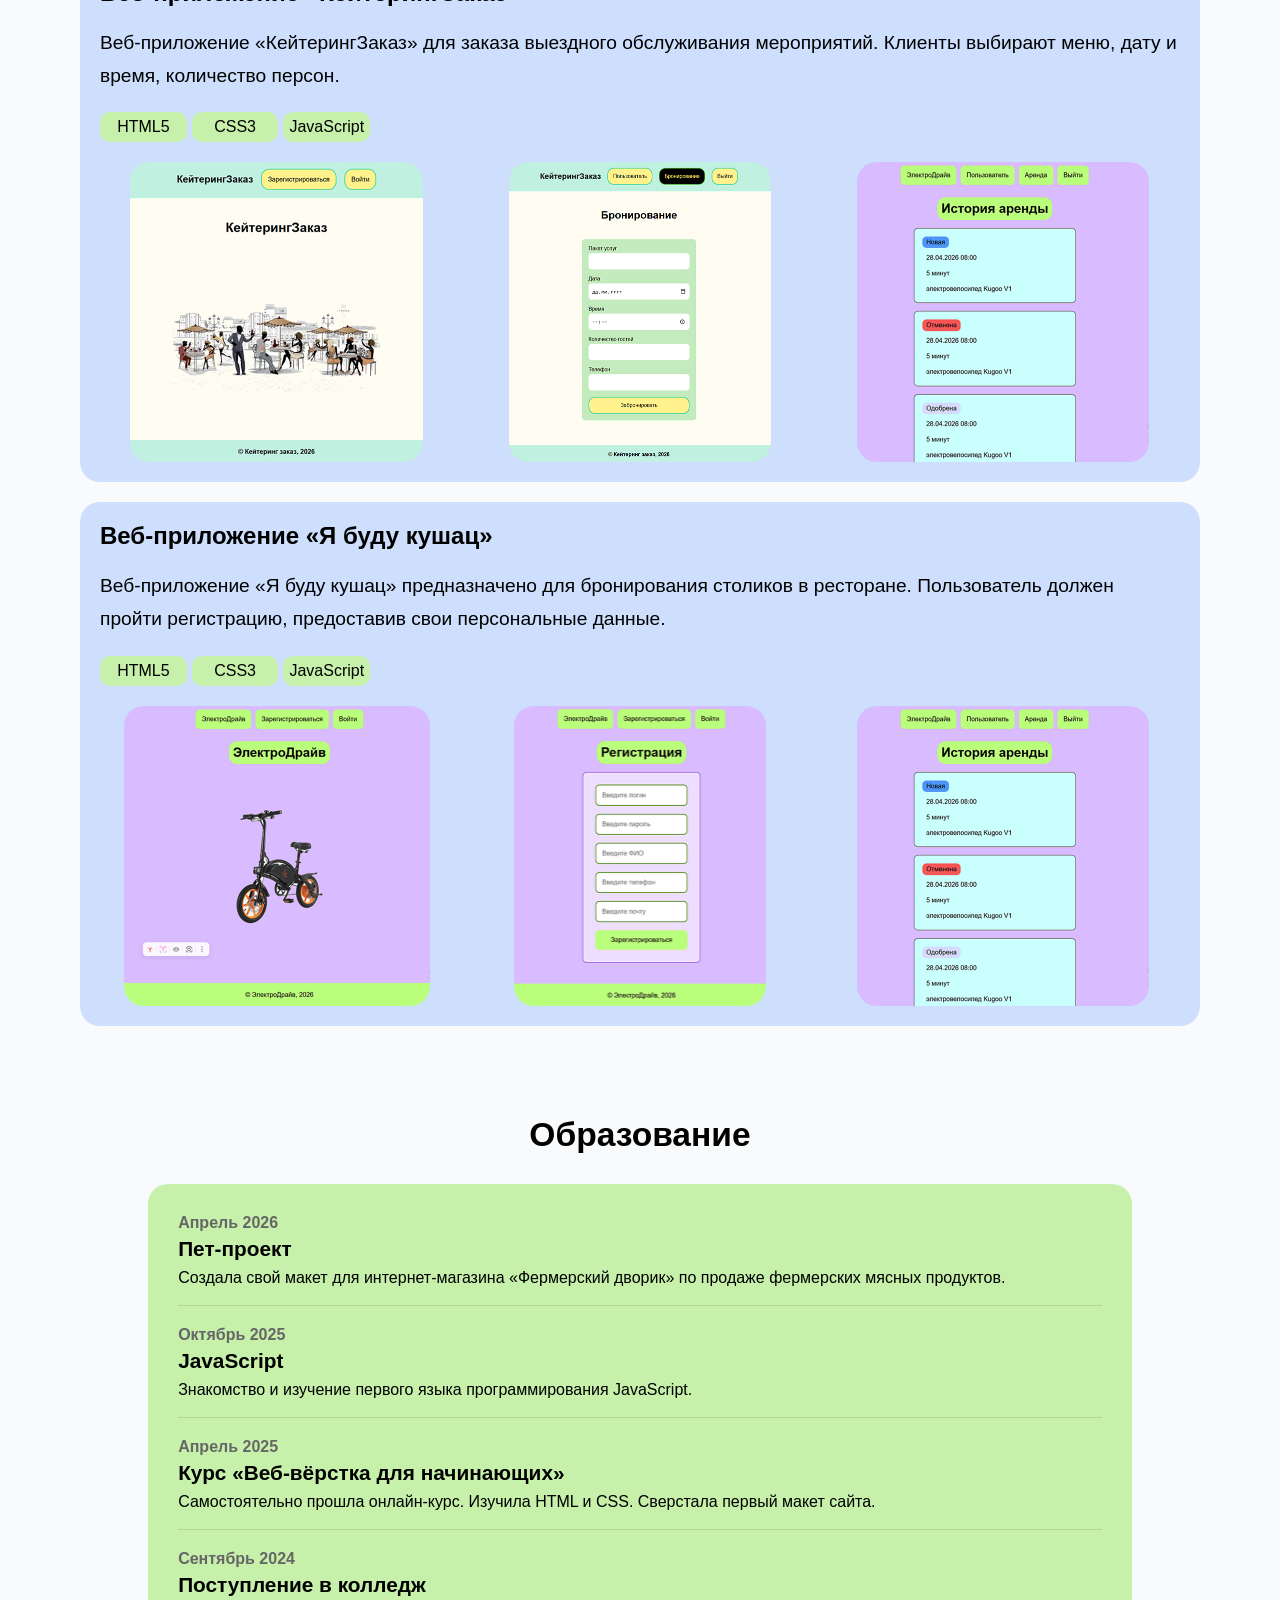
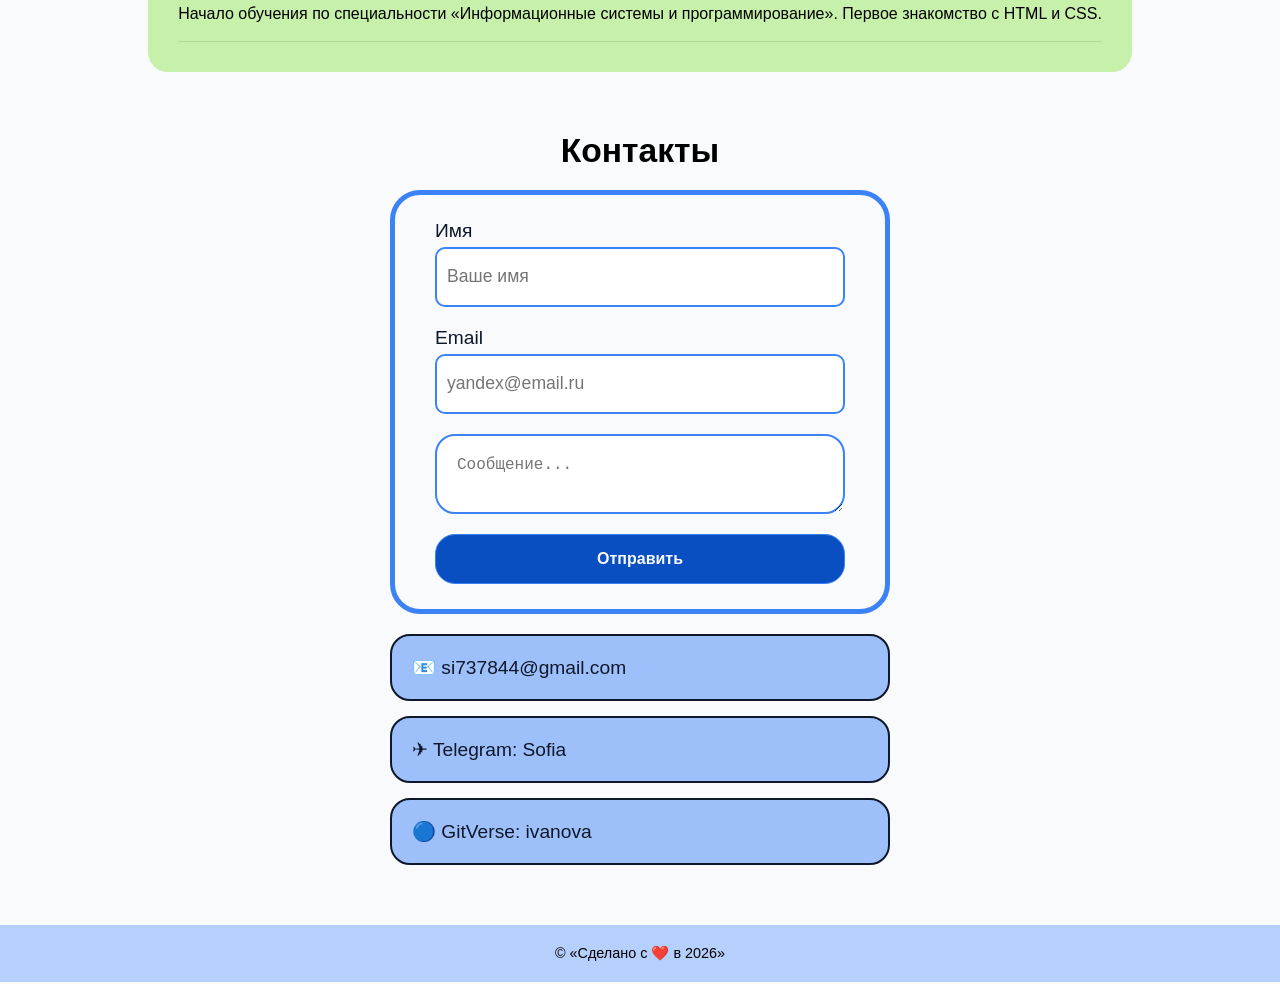
<file: Задание 1 Портфолио/portfolio.html>
<!DOCTYPE html>
<html lang="ru">

<head>
  <meta charset="UTF-8">
  <meta name="viewport" content="width=device-width, initial-scale=1.0">
  <title>Портфолио</title>
  <link rel="stylesheet" href="css/style.css">
  <script src="js/main.js" defer></script>
  <script src="js/form.js" defer></script>
</head>

<body>

  <!-- Шапка сайта -->
  <header class="header">

    <a href="portfolio.html" class="header__logo">ИвановаСофия</a>

    <input type="checkbox" id="burger-toggle" class="header__toggle">
    <label for="burger-toggle" class="header__icon">
      <span></span>
    </label>

    <nav class="header__menu">
      <a href="#hero" class="menu__link">Главная</a>
      <a href="#about" class="menu__link">Обо мне</a>
      <a href="#skills" class="menu__link">Навыки</a>
      <a href="#projects" class="menu__link">Проекты</a>
      <a href="#education" class="menu__link">Образование</a>
      <a href="#contacts" class="menu__link">Контакты</a>
    </nav>

    <a href="resume.pdf" class="header__resume" download="resume_sofia_ivanova.pdf" target="_blank">📄
      Резюме</a>

    <button type="button" id="button" class="header__button">🌛</button>



  </header>

  <main class="main">

    <section class="main__section">

      <!-- Снкция первый экран -->
      <section class="hero" id="hero">

        <img src="image/name.svg" alt="logo" class="hero__logo">
        <h1 class="hero__title">Привет, я София. Junior Web Developer</h1>
        <p class="hero__subtitle">Верстаю адаптивные и быстрые интерфейсы. Изучаю JavaScript.<br>Ищу первую
          стажировку и небольшие фриланс-проекты.</p>
        <div class="hero__button">
          <a href="#projects" class="hero__link">Посмотреть проекты</a>
          <a href="#contacts" class="hero__link">Написать мне</a>
        </div>

      </section>

      <!-- Снкция обо мне -->
      <section class="about" id="about">

        <h2 class="about__title">Обо мне</h2>

        <p class="about__text">
          Я студентка 2 курса по направлению «Информационные системы и программирование». Веб-разработкой увлеклась на
          первом курсе.<br><br>
          Люблю создавать интерфейсы, которые одинаково хорошо выглядят и на десктопе, и на телефоне. Сейчас активно
          изучаю HTML, CSS, JavaScript чтобы делать не просто красивую вёрстку, но и интерактивные приложения.<br><br>
          Люблю разбираться в новых технологиях и
          постоянно прокачиваю навыки.
        </p>

        <div class="about__section">

          <div class="about__card">
            <h3 class="card__title">Что я изучаю сейчас</h3>
            <p class="card__text">JavaScript, HTML, CSS. В ближайшие полгода хочу пройти стажировку.</p>
          </div>

          <div class="about__card">
            <h3 class="card__title">Soft skills</h3>

            <ul class="card__list">
              <li class="card__point">Умею работать в команде</li>
              <li class="card__point">Не боюсь задавать вопросы</li>
              <li class="card__point">Соблюдаю дедлайны</li>
            </ul>

          </div>
        </div>

      </section>

      <!-- Снкция навыки -->
      <section class="skills" id="skills">

        <h2 class="skills__title">Навыки</h2>

        <div class="skills__items">

          <div class="skills__section">

            <h2 class="skills__technologies">💻 Frontend</h2>

            <div class="skills__bar">

              <div class="bar__group">
                <div class="bar__title">HTML5</div>
                <div class="bar__level">Средний</div>
              </div>

              <div class="bar__track">
                <progress class="bar__fill" value="0.85">
                </progress>
              </div>
            </div>

            <div class="skills__bar">

              <div class="bar__group">
                <div class="bar__title">CSS3</div>
                <div class="bar__level">Базовый</div>
              </div>

              <div class="bar__track">
                <progress class="bar__fill" value="0.7">
                </progress>
              </div>
            </div>

            <div class="skills__bar">

              <div class="bar__group">
                <div class="bar__title">JavaScript</div>
                <div class="bar__level">Базовый</div>
              </div>

              <div class="bar__track">
                <progress class="bar__fill" value="0.4">
                </progress>
              </div>
            </div>

          </div>

          <div class="skills__section">

            <h2 class="skills__technologies">Инструменты</h2>

            <div class="skills__bar">

              <div class="bar__group">
                <div class="bar__title">Git</div>
                <div class="bar__level">Начальный</div>
              </div>

              <div class="bar__track">
                <progress class="bar__fill" value="0.2"></progress>
              </div>
            </div>

            <div class="skills__bar">

              <div class="bar__group">
                <div class="bar__title">Figma</div>
                <div class="bar__level">Средний</div>
              </div>

              <div class="bar__track">
                <progress class="bar__fill" value="0.6"></progress>
              </div>

            </div>

          </div>

        </div>

      </section>

      <!-- Снкция проекты -->
      <section class="projects" id="projects">

        <h2 class="projects__title">Проекты</h2>

        <div class="projects__items">

          <div class="projects__section">

            <h2 class="projects__name">Веб-приложение «ЭлектроДрайв»</h2>
            <p class="projects__text">
              Веб-приложение «ЭлектроДрайв» предназначено для аренды экологичного
              транспорта. Пользователь должен пройти регистрацию, предоставив свои персональные данные. После
              регистрации
              пользователь может оформить аренду,
              указав тип используемого автотранспорта или легкого электротранспорта, дату и время
              начала аренды, желаемую длительность и контактный номер телефона.
            </p>

            <div class="projects__tegs">
              <div class="projects__teg">HTML5</div>
              <div class="projects__teg">CSS3</div>
              <div class="projects__teg">JavaScript</div>
            </div>

            <div class="projects__images">
              <img src="image/progect1.png" alt="project1" class="projects__image">
              <img src="image/progect1_2.png" alt="project1" class="projects__image">
              <img src="image/progect1_3.png" alt="project1" class="projects__image">
            </div>

          </div>

          <div class="projects__section">

            <h2 class="projects__name">Веб-приложение «Уютный уголок»</h2>
            <p class="projects__text">
              Веб-приложение «Уютный уголок» предназначено для бронирования переговорных комнат,
              конференц-залов и рабочих пространств. Пользователь должен пройти регистрацию, предоставив свои
              персональные
              данные.
            </p>

            <div class="projects__tegs">
              <div class="projects__teg">HTML5</div>
              <div class="projects__teg">CSS3</div>
              <div class="projects__teg">JavaScript</div>
            </div>

            <div class="projects__images">
              <img src="image/progect2.png" alt="project2" class="projects__image">
              <img src="image/progect2_2.png" alt="project2" class="projects__image">
              <img src="image/progect2_3.png" alt="project2" class="projects__image">
            </div>

          </div>

          <div class="projects__section">

            <h2 class="projects__name">Веб-приложение «КейтерингЗаказ»</h2>
            <p class="projects__text">
              Веб-приложение «КейтерингЗаказ» для заказа выездного обслуживания мероприятий. Клиенты выбирают меню, дату
              и
              время, количество персон.
            </p>

            <div class="projects__tegs">
              <div class="projects__teg">HTML5</div>
              <div class="projects__teg">CSS3</div>
              <div class="projects__teg">JavaScript</div>
            </div>

            <div class="projects__images">
              <img src="image/progect3.png" alt="project3" class="projects__image">
              <img src="image/progect3_2.png" alt="project3" class="projects__image">
              <img src="image/progect1_3.png" alt="project3" class="projects__image">
            </div>

          </div>

          <div class="projects__section">

            <h2 class="projects__name">Веб-приложение «Я буду кушац»</h2>
            <p class="projects__text">Веб-приложение «Я буду кушац» предназначено для бронирования столиков в ресторане.
              Пользователь должен пройти регистрацию, предоставив свои персональные данные.
            </p>

            <div class="projects__tegs">
              <div class="projects__teg">HTML5</div>
              <div class="projects__teg">CSS3</div>
              <div class="projects__teg">JavaScript</div>
            </div>

            <div class="projects__images">
              <img src="image/progect1.png" alt="project1" class="projects__image">
              <img src="image/progect1_2.png" alt="project1" class="projects__image">
              <img src="image/progect1_3.png" alt="project1" class="projects__image">
            </div>

          </div>

        </div>

      </section>

      <!-- Снкция образование -->
      <section class="education" id="education">

        <h2 class="education__title">Образование</h2>

        <!-- <div class="education__section"> -->

        <ul class="education__list">

          <li class="education__point">
            <h2 class="point__time">Апрель 2026</h2>
            <h3 class="point__title">Пет-проект</h3>
            <p class="point__text">
              Создала свой макет для интернет-магазина «Фермерский дворик» по продаже фермерских мясных продуктов.
            </p>
          </li>

          <li class="education__point">
            <h2 class="point__time">Октябрь 2025</h2>
            <h3 class="point__title">JavaScript</h3>
            <p class="point__text">
              Знакомство и изучение первого языка программирования JavaScript.
            </p>
          </li>

          <li class="education__point">
            <h2 class="point__time">Апрель 2025</h2>
            <h3 class="point__title">Курс «Веб-вёрстка для начинающих»</h3>
            <p class="point__text">
              Самостоятельно прошла онлайн-курс. Изучила HTML и CSS. Сверстала первый макет сайта.
            </p>
          </li>

          <li class="education__point">
            <h2 class="point__time">Сентябрь 2024</h2>
            <h3 class="point__title">Поступление в колледж</h3>
            <p class="point__text">
              Начало обучения по специальности «Информационные системы и программирование». Первое знакомство с HTML и
              CSS.
            </p>
          </li>

        </ul>

        <!-- </div> -->

      </section>

      <!-- Снкция контакты -->
      <section class="contacts" id="contacts">

        <h2 class="contacts__title">Контакты</h2>

        <form action="#" class="form" method="post">

          <div class="form__section">
            <label class="form__label">Имя</label>
            <input type="text" class="form__input" id="name" name="name" placeholder="Ваше имя" required>
          </div>

          <div class="form__section">
            <label class="form__label">Email</label>
            <input type="email" class="form__input" id="email" name="email" placeholder="yandex@email.ru" required>
          </div>
          <textarea name="message" id="message" class="form__textarea" placeholder="Сообщение..." required></textarea>
          <button type="submit" class="form__button">Отправить</button>
        </form>

        <div class="contacts__links">
          <a href="#" class="contacts__link">
            📧 si737844@gmail.com
          </a>
          <a href="#" class="contacts__link">
            ✈ Telegram: Sofia
          </a>
          <a href="#" class="contacts__link">
            🔵 GitVerse: ivanova
          </a>
        </div>

      </section>
    </section>

  </main>

  <!-- Подвал сайта -->
  <footer class="footer">
    <p class="footer__copy">
      &copy; «Сделано с ❤️ в 2026»
    </p>
  </footer>

</body>

</html>
</file>
<file: css/style.css>
@charset "UTF-8";
*,
*::before,
*::after {
  padding: 0;
  margin: 0;
  border: 0;
  box-sizing: border-box;
}

body {
  display: grid;
  grid-template-rows: auto 1fr auto;
  gap: 20px;
  height: 100vh;
  font-family: Arial, "Helvetica Neue", Helvetica, sans-serif;
  font-size: 1rem;
  background-color: #F9FAFB;
}

.header {
  justify-content: space-between;
  display: grid;
  grid-auto-flow: column;
  gap: 20px;
  padding: 20px;
  align-items: center;
  background-color: rgb(180.9024390244, 207.743902439, 251.5975609756);
  position: fixed;
  z-index: 1000;
  top: 0;
  left: 0;
  width: 100%;
}
.header__logo {
  text-decoration: none;
  font-size: 1.3rem;
  text-transform: lowercase;
  color: #000;
  font-weight: bold;
  align-self: center;
}
.header__menu {
  display: grid;
  grid-auto-flow: column;
  gap: 20px;
  align-items: center;
}
.header__resume {
  text-decoration: none;
  text-align: center;
  color: #000;
  background-color: #F9FAFB;
  padding: 10px;
  border-radius: 20px;
}
.header__button {
  border-radius: 10px;
  height: 40px;
  width: 40px;
  background-color: #0f172a;
  border: 1px solid #0f172a;
}
.header__toggle {
  display: none;
}
.header__icon {
  display: none;
}
@media (max-width: 768px) {
  .header {
    padding: 12px 15px;
    grid-template-columns: auto 1fr auto auto;
    gap: 10px;
  }
  .header__logo {
    font-size: 1.1rem;
    z-index: 1001;
  }
  .header__resume {
    font-size: 0.8rem;
    padding: 5px 10px;
    background: rgba(255, 255, 255, 0.5);
    border-radius: 20px;
    z-index: 1001;
    justify-self: end;
  }
  .header__button {
    height: 35px;
    width: 35px;
    z-index: 1001;
    justify-self: end;
  }
  .header__icon {
    display: block;
    width: 28px;
    height: 22px;
    position: relative;
    cursor: pointer;
    z-index: 1001;
    justify-self: end;
    order: 3;
  }
  .header__icon::after, .header__icon::before,
  .header__icon span {
    content: "";
    position: absolute;
    width: 100%;
    height: 3px;
    background-color: #0f172a;
    transition: all 0.3s ease;
    border-radius: 2px;
  }
  .header__icon::before {
    top: 0;
  }
  .header__icon::after {
    bottom: 0;
  }
  .header__icon span {
    top: 9.5px;
  }
  .header__toggle:checked ~ .header__icon::before {
    top: 9.5px;
    transform: rotate(45deg);
  }
  .header__toggle:checked ~ .header__icon::after {
    bottom: 9.5px;
    transform: rotate(-45deg);
  }
  .header__toggle:checked ~ .header__icon span {
    opacity: 0;
    transform: scale(0);
  }
  .header__menu {
    position: fixed;
    right: -100%;
    top: 0;
    bottom: 0;
    width: 80%;
    max-width: 300px;
    background-color: #F9FAFB;
    z-index: 999;
    display: flex;
    flex-direction: column;
    justify-content: center;
    align-items: center;
    gap: 25px;
    transition: right 0.3s ease;
    box-shadow: -2px 0 10px rgba(0, 0, 0, 0.1);
  }
  .header__toggle:checked ~ .header__menu {
    right: 0;
    left: auto;
  }
}

.menu__link {
  position: relative;
  border: 1px solid #3B82F6;
  border-radius: 20px;
  background-color: rgb(8.912195122, 79.2195121951, 194.087804878);
  color: #F9FAFB;
  font-size: 1rem;
  transition: all 0.5s;
  text-decoration: none;
  padding: 15px;
  text-align: center;
}
.menu__link:hover {
  background-color: #F9FAFB;
  color: #0f172a;
  border: 1px solid #3B82F6;
}
@media (max-width: 768px) {
  .menu__link {
    width: 160px;
    font-size: 0.9rem;
    padding: 12px;
  }
}

.main {
  display: grid;
  gap: 20px;
  padding: 80px 20px 20px;
  justify-content: center;
}
.main__section {
  display: grid;
  justify-content: center;
  max-width: 1200px;
  width: 100%;
  margin: 0 auto;
}

.footer {
  display: grid;
  background-color: rgb(180.9024390244, 207.743902439, 251.5975609756);
  padding: 20px;
}
.footer__copy {
  text-align: center;
  font-size: 0.9rem;
}

body.dark-theme {
  background-color: #0f172a;
  color: #F9FAFB;
}
body.dark-theme .header {
  background-color: rgb(41.8421052632, 64.1578947368, 117.1578947368);
}
body.dark-theme .header__logo {
  color: #F9FAFB;
}
body.dark-theme .header__resume {
  background-color: #0f172a;
  color: #F9FAFB;
}
body.dark-theme .header__button {
  background-color: #F9FAFB;
  border-color: #0f172a;
}
body.dark-theme .header__icon::after, body.dark-theme .header__icon::before,
body.dark-theme .header__icon span {
  background-color: #0f172a;
}
body.dark-theme .menu__link {
  background-color: rgb(8.912195122, 79.2195121951, 194.087804878);
  color: #F9FAFB;
}
body.dark-theme .menu__link:hover {
  background-color: #F9FAFB;
  color: #0f172a;
  border-color: #3B82F6;
}
body.dark-theme .about__text {
  background-color: rgb(156.5219512195, 192.1951219512, 250.4780487805);
  color: #0f172a;
}
body.dark-theme .about__card {
  background-color: rgb(184.3880597015, 236.4179104478, 149.0820895522);
  color: #0f172a;
}
body.dark-theme .card__point {
  color: #0f172a;
}
body.dark-theme .skills__items {
  background-color: rgb(132.1414634146, 176.6463414634, 249.3585365854);
}
body.dark-theme .skills__technologies {
  color: #0f172a;
}
body.dark-theme .bar__title, body.dark-theme .bar__level {
  color: #0f172a;
}
body.dark-theme .bar__fill::-webkit-progress-bar {
  background-color: #2a2a3e;
}
body.dark-theme .projects__section {
  background-color: rgb(132.1414634146, 176.6463414634, 249.3585365854);
  color: #0f172a;
}
body.dark-theme .projects__teg {
  background-color: rgb(184.3880597015, 236.4179104478, 149.0820895522);
  color: #0f172a;
}
body.dark-theme .education__list {
  background-color: rgb(184.3880597015, 236.4179104478, 149.0820895522);
  color: #0f172a;
}
body.dark-theme .education__point {
  border-bottom-color: rgba(15, 23, 42, 0.2);
}
body.dark-theme .point__time {
  color: #a0a0b0;
}
body.dark-theme .point__title, body.dark-theme .point__text {
  color: #0f172a;
}
body.dark-theme .contacts__link {
  background-color: rgb(35.1315789474, 53.8684210526, 98.3684210526);
  color: #F9FAFB;
  border-color: #F9FAFB;
}
body.dark-theme .contacts__link:hover {
  background-color: #F9FAFB;
  color: #0f172a;
  border-color: #3B82F6;
}
body.dark-theme .form {
  border-color: #F9FAFB;
}
body.dark-theme .form__label {
  color: #F9FAFB;
}
body.dark-theme .form__input {
  background-color: #0f172a;
  border-color: #F9FAFB;
}
body.dark-theme .form__input::-webkit-input-placeholder {
  color: #F9FAFB;
}
body.dark-theme .form__input:focus, body.dark-theme .form__input:hover {
  border-color: #0f172a;
}
body.dark-theme .form__textarea {
  background-color: #0f172a;
  border-color: #F9FAFB;
  color: #0f172a;
}
body.dark-theme .form__textarea::-webkit-input-placeholder {
  color: #F9FAFB;
}
body.dark-theme .form__textarea:focus, body.dark-theme .form__textarea:hover {
  border-color: #0f172a;
}
body.dark-theme .footer {
  background-color: rgb(41.8421052632, 64.1578947368, 117.1578947368);
  color: #F9FAFB;
}

.about {
  display: grid;
  gap: 20px;
  padding: 20px;
  padding-top: 40px;
  place-items: center;
  justify-content: center;
}
.about__title {
  text-align: center;
  padding: 10px;
  font-size: 2.1rem;
}
.about__text {
  padding: 20px 30px;
  font-size: 1.2rem;
  background-color: rgb(205.2829268293, 223.2926829268, 252.7170731707);
  border-radius: 20px;
  line-height: 1.8;
  max-width: 1000px;
}
.about__section {
  display: grid;
  gap: 20px;
  padding: 20px;
  place-items: center;
  justify-content: center;
  width: 100%;
  max-width: 1000px;
}
.about__card {
  display: grid;
  gap: 10px;
  padding: 20px 30px;
  background-color: rgb(198.8507462687, 240.223880597, 170.776119403);
  border-radius: 20px;
  width: 100%;
  max-width: 1000px;
}
@media (max-width: 768px) {
  .about {
    padding: 10px;
    padding-top: 20px;
  }
  .about__title {
    font-size: 1.8rem;
  }
  .about__text {
    padding: 15px 20px;
    font-size: 1rem;
    line-height: 1.6;
  }
  .about__section {
    padding: 10px;
    gap: 15px;
  }
  .about__card {
    padding: 15px 20px;
  }
}

.card__title {
  font-size: 1.7rem;
}
@media (max-width: 768px) {
  .card__title {
    font-size: 1.4rem;
  }
}
.card__text {
  font-size: 1.2rem;
}
@media (max-width: 768px) {
  .card__text {
    font-size: 1rem;
  }
}
.card__point {
  font-size: 1.2rem;
  list-style-type: "✔";
  padding: 5px 10px;
}
@media (max-width: 768px) {
  .card__point {
    font-size: 1rem;
  }
}

.contacts {
  display: grid;
  gap: 20px;
  padding: 20px;
  padding-top: 40px;
  justify-items: center;
}
.contacts__title {
  text-align: center;
  font-size: 2.1rem;
}
.contacts__links {
  display: grid;
  gap: 15px;
  width: 100%;
  max-width: 500px;
}
.contacts__link {
  font-size: 1.2rem;
  text-decoration: none;
  color: #0f172a;
  border: 2px solid #0f172a;
  border-radius: 20px;
  padding: 20px;
  background-color: rgb(156.5219512195, 192.1951219512, 250.4780487805);
}
@media (max-width: 768px) {
  .contacts {
    padding: 15px;
    padding-top: 20px;
    gap: 20px;
  }
  .contacts__title {
    font-size: 1.8rem;
  }
  .contacts__link {
    font-size: 1rem;
    padding: 12px 15px;
  }
}

.form {
  display: grid;
  gap: 20px;
  width: 100%;
  max-width: 500px;
  padding: 25px 40px;
  border-radius: 30px;
  border: 5px solid #3B82F6;
}
.form__section {
  display: grid;
  gap: 5px;
}
.form__label {
  font-size: 1.2rem;
  color: #0f172a;
}
.form__input {
  width: 100%;
  height: 60px;
  padding: 10px;
  outline: none;
  border-radius: 10px;
  border: 2px solid #3B82F6;
  width: 100%;
  font-size: 1.1rem;
}
.form__input:focus {
  border: 2px solid #0f172a;
}
.form__input:hover {
  border: 2px solid #0f172a;
}
.form__textarea {
  border-radius: 20px;
  padding: 20px;
  font-size: 1rem;
  border: 2px solid #3B82F6;
}
.form__textarea:hover {
  border: 2px solid #0f172a;
}
.form__button {
  border: 1px solid #3B82F6;
  border-radius: 20px;
  background-color: rgb(8.912195122, 79.2195121951, 194.087804878);
  color: #F9FAFB;
  font-size: 1rem;
  transition: all 0.5s;
  text-decoration: none;
  padding: 15px;
  text-align: center;
}
.form__button:hover {
  background-color: #F9FAFB;
  color: #0f172a;
  border: 1px solid #3B82F6;
}
.form__button {
  font-weight: bold;
}
@media (max-width: 768px) {
  .form {
    padding: 20px;
    gap: 15px;
  }
  .form__label {
    font-size: 1rem;
  }
  .form__input {
    height: 50px;
    font-size: 0.95rem;
  }
  .form__textarea {
    font-size: 0.95rem;
    padding: 12px;
  }
  .form__button {
    font-size: 1.1rem;
    padding: 12px;
  }
}

.education {
  display: grid;
  gap: 20px;
  padding: 20px;
  padding-top: 40px;
  place-items: center;
  justify-content: center;
}
.education__title {
  text-align: center;
  font-size: 2.1rem;
  padding: 10px;
}
.education__list {
  display: grid;
  gap: 20px;
  padding: 30px;
  background-color: rgb(198.8507462687, 240.223880597, 170.776119403);
  border-radius: 20px;
}
.education__point {
  display: grid;
  gap: 5px;
  padding-bottom: 15px;
  border-bottom: 1px solid rgba(0, 0, 0, 0.1);
}
@media (max-width: 768px) {
  .education {
    padding: 15px;
    padding-top: 20px;
  }
  .education__title {
    font-size: 1.8rem;
  }
  .education__list {
    padding: 20px;
    gap: 15px;
  }
  .education__point {
    gap: 8px;
  }
}

.point__time {
  font-size: 1rem;
  color: #666;
}
.point__title {
  font-size: 1.3rem;
}
.point__text {
  font-size: 1rem;
  line-height: 1.5;
}
@media (max-width: 768px) {
  .point__time {
    font-size: 0.85rem;
  }
  .point__title {
    font-size: 1.1rem;
  }
  .point__text {
    font-size: 0.9rem;
  }
}

.hero {
  display: grid;
  gap: 20px;
  padding: 100px 20px 60px;
  place-items: center;
  animation: ani 1s ease-in-out;
}
@keyframes ani {
  0% {
    opacity: 0;
    transform: translateY(30px);
  }
  100% {
    opacity: 1;
  }
}
.hero__logo {
  border-radius: 50%;
  height: 200px;
}
.hero__title {
  text-align: center;
  font-size: 2.3rem;
  line-height: 1.2;
}
.hero__subtitle {
  text-align: center;
  font-size: 1.2rem;
  line-height: 1.6;
}
.hero__button {
  display: grid;
  grid-template-columns: repeat(2, 1fr);
  padding: 20px;
  gap: 20px;
}
.hero__link {
  border: 1px solid #3B82F6;
  border-radius: 20px;
  background-color: rgb(8.912195122, 79.2195121951, 194.087804878);
  color: #F9FAFB;
  font-size: 1rem;
  transition: all 0.5s;
  text-decoration: none;
  padding: 15px;
  text-align: center;
}
.hero__link:hover {
  background-color: #F9FAFB;
  color: #0f172a;
  border: 1px solid #3B82F6;
}
.hero__link {
  border-radius: 8px;
  display: inline-block;
}
@media (max-width: 768px) {
  .hero {
    padding: 80px 15px 40px;
    gap: 15px;
  }
  .hero__logo {
    height: 120px;
  }
  .hero__title {
    font-size: 1.6rem;
  }
  .hero__subtitle {
    font-size: 1rem;
    padding: 0 10px;
  }
  .hero__button {
    gap: 10px;
    grid-auto-flow: column;
    max-width: 400px;
  }
  .hero__link {
    width: 100%;
    max-width: 200px;
    padding: 12px;
    font-size: 0.9rem;
  }
}

.projects {
  display: grid;
  gap: 20px;
  padding: 20px;
  padding-top: 40px;
  place-items: center;
  place-content: center;
}
.projects__title {
  text-align: center;
  font-size: 2.1rem;
}
.projects__items {
  display: grid;
  gap: 20px;
  padding: 20px;
}
.projects__section {
  display: grid;
  gap: 20px;
  padding: 20px;
  background-color: rgb(205.2829268293, 223.2926829268, 252.7170731707);
  border-radius: 20px;
}
.projects__name {
  font-size: 1.5rem;
}
.projects__text {
  font-size: 1.2rem;
  line-height: 1.7;
}
.projects__tegs {
  display: grid;
  gap: 5px;
  grid-template-columns: repeat(3, 1fr);
  justify-self: start;
}
.projects__teg {
  background-color: rgb(198.8507462687, 240.223880597, 170.776119403);
  padding: 6px;
  border-radius: 10px;
  text-align: center;
}
.projects__images {
  display: grid;
  gap: 10px;
  grid-template-columns: repeat(3, 1fr);
  place-items: center;
}
.projects__image {
  height: 300px;
  border-radius: 20px;
}
@media (max-width: 768px) {
  .projects {
    padding: 15px;
    padding-top: 20px;
  }
  .projects__title {
    font-size: 1.8rem;
  }
  .projects__items {
    padding: 10px;
    gap: 20px;
  }
  .projects__section {
    padding: 18px;
    gap: 15px;
  }
  .projects__name {
    font-size: 1.3rem;
  }
  .projects__text {
    font-size: 0.95rem;
    line-height: 1.5;
  }
  .projects__tegs {
    grid-template-columns: repeat(3, minmax(70px, auto));
    gap: 6px;
  }
  .projects__teg {
    font-size: 0.8rem;
    padding: 4px 8px;
  }
  .projects__images {
    grid-template-columns: 1fr;
    gap: 12px;
  }
  .projects__image {
    max-width: 100%;
    height: auto;
  }
}

.skills {
  display: grid;
  gap: 20px;
  padding: 20px;
  padding-top: 40px;
}
.skills__title {
  text-align: center;
  padding: 10px;
  font-size: 2.1rem;
}
.skills__items {
  display: grid;
  gap: 100px;
  padding: 20px 40px;
  grid-template-columns: repeat(2, 1fr);
  border-radius: 20px;
  background-color: rgb(205.2829268293, 223.2926829268, 252.7170731707);
}
.skills__section {
  display: grid;
  gap: 20px;
}
.skills__bar {
  display: grid;
  grid-template-rows: repeat(2, 1fr);
}
@media (max-width: 768px) {
  .skills {
    padding: 15px;
    padding-top: 20px;
  }
  .skills__title {
    font-size: 1.8rem;
  }
  .skills__items {
    grid-template-columns: 1fr;
    gap: 30px;
    padding: 20px;
  }
  .skills__technologies {
    font-size: 1.2rem;
  }
}

.bar__group {
  display: grid;
  grid-template-columns: repeat(2, 1fr);
}
.bar__level {
  text-align: right;
}
.bar__fill {
  width: 100%;
  height: 10px;
  border-radius: 5px;
}
.bar__fill::-webkit-progress-bar {
  background-color: #e0e0e0;
  border-radius: 5px;
}
.bar__fill::-webkit-progress-value {
  background-color: #3B82F6;
  border-radius: 5px;
}
@media (max-width: 768px) {
  .bar__title {
    font-size: 0.95rem;
  }
  .bar__level {
    font-size: 0.85rem;
  }
}
</file>
<file: Задание 1 Портфолио/css/style.css>
@charset "UTF-8";
*,
*::before,
*::after {
  padding: 0;
  margin: 0;
  border: 0;
  box-sizing: border-box;
}

body {
  display: grid;
  grid-template-rows: auto 1fr auto;
  gap: 20px;
  height: 100vh;
  font-family: Arial, "Helvetica Neue", Helvetica, sans-serif;
  font-size: 1rem;
  background-color: #F9FAFB;
}

.header {
  justify-content: space-between;
  display: grid;
  grid-auto-flow: column;
  gap: 20px;
  padding: 20px;
  align-items: center;
  background-color: rgb(180.9024390244, 207.743902439, 251.5975609756);
  position: fixed;
  z-index: 1000;
  top: 0;
  left: 0;
  width: 100%;
}
.header__logo {
  text-decoration: none;
  font-size: 1.3rem;
  text-transform: lowercase;
  color: #000;
  font-weight: bold;
  align-self: center;
}
.header__menu {
  display: grid;
  grid-auto-flow: column;
  gap: 20px;
  align-items: center;
}
.header__resume {
  text-decoration: none;
  text-align: center;
  color: #000;
  background-color: #F9FAFB;
  padding: 10px;
  border-radius: 20px;
}
.header__button {
  border-radius: 10px;
  height: 40px;
  width: 40px;
  background-color: #0f172a;
  border: 1px solid #0f172a;
}
.header__toggle {
  display: none;
}
.header__icon {
  display: none;
}
@media (max-width: 768px) {
  .header {
    padding: 12px 15px;
    grid-template-columns: auto 1fr auto auto;
    gap: 10px;
  }
  .header__logo {
    font-size: 1.1rem;
    z-index: 1001;
  }
  .header__resume {
    font-size: 0.8rem;
    padding: 5px 10px;
    background: rgba(255, 255, 255, 0.5);
    border-radius: 20px;
    z-index: 1001;
    justify-self: end;
  }
  .header__button {
    height: 35px;
    width: 35px;
    z-index: 1001;
    justify-self: end;
  }
  .header__icon {
    display: block;
    width: 28px;
    height: 22px;
    position: relative;
    cursor: pointer;
    z-index: 1001;
    justify-self: end;
    order: 3;
  }
  .header__icon::after, .header__icon::before,
  .header__icon span {
    content: "";
    position: absolute;
    width: 100%;
    height: 3px;
    background-color: #0f172a;
    transition: all 0.3s ease;
    border-radius: 2px;
  }
  .header__icon::before {
    top: 0;
  }
  .header__icon::after {
    bottom: 0;
  }
  .header__icon span {
    top: 9.5px;
  }
  .header__toggle:checked ~ .header__icon::before {
    top: 9.5px;
    transform: rotate(45deg);
  }
  .header__toggle:checked ~ .header__icon::after {
    bottom: 9.5px;
    transform: rotate(-45deg);
  }
  .header__toggle:checked ~ .header__icon span {
    opacity: 0;
    transform: scale(0);
  }
  .header__menu {
    position: fixed;
    right: -100%;
    top: 0;
    bottom: 0;
    width: 80%;
    max-width: 300px;
    background-color: #F9FAFB;
    z-index: 999;
    display: flex;
    flex-direction: column;
    justify-content: center;
    align-items: center;
    gap: 25px;
    transition: right 0.3s ease;
    box-shadow: -2px 0 10px rgba(0, 0, 0, 0.1);
  }
  .header__toggle:checked ~ .header__menu {
    right: 0;
    left: auto;
  }
}

.menu__link {
  position: relative;
  border: 1px solid #3B82F6;
  border-radius: 20px;
  background-color: rgb(8.912195122, 79.2195121951, 194.087804878);
  color: #F9FAFB;
  font-size: 1rem;
  transition: all 0.5s;
  text-decoration: none;
  padding: 15px;
  text-align: center;
}
.menu__link:hover {
  background-color: #F9FAFB;
  color: #0f172a;
  border: 1px solid #3B82F6;
}
@media (max-width: 768px) {
  .menu__link {
    width: 160px;
    font-size: 0.9rem;
    padding: 12px;
  }
}

.main {
  display: grid;
  gap: 20px;
  padding: 80px 20px 20px;
  justify-content: center;
}
.main__section {
  display: grid;
  justify-content: center;
  max-width: 1200px;
  width: 100%;
  margin: 0 auto;
}

.footer {
  display: grid;
  background-color: rgb(180.9024390244, 207.743902439, 251.5975609756);
  padding: 20px;
}
.footer__copy {
  text-align: center;
  font-size: 0.9rem;
}

body.dark-theme {
  background-color: #0f172a;
  color: #F9FAFB;
}
body.dark-theme .header {
  background-color: rgb(41.8421052632, 64.1578947368, 117.1578947368);
}
body.dark-theme .header__logo {
  color: #F9FAFB;
}
body.dark-theme .header__resume {
  background-color: #0f172a;
  color: #F9FAFB;
}
body.dark-theme .header__button {
  background-color: #F9FAFB;
  border-color: #0f172a;
}
body.dark-theme .header__icon::after, body.dark-theme .header__icon::before,
body.dark-theme .header__icon span {
  background-color: #0f172a;
}
body.dark-theme .menu__link {
  background-color: rgb(8.912195122, 79.2195121951, 194.087804878);
  color: #F9FAFB;
}
body.dark-theme .menu__link:hover {
  background-color: #F9FAFB;
  color: #0f172a;
  border-color: #3B82F6;
}
body.dark-theme .about__text {
  background-color: rgb(156.5219512195, 192.1951219512, 250.4780487805);
  color: #0f172a;
}
body.dark-theme .about__card {
  background-color: rgb(184.3880597015, 236.4179104478, 149.0820895522);
  color: #0f172a;
}
body.dark-theme .card__point {
  color: #0f172a;
}
body.dark-theme .skills__items {
  background-color: rgb(132.1414634146, 176.6463414634, 249.3585365854);
}
body.dark-theme .skills__technologies {
  color: #0f172a;
}
body.dark-theme .bar__title, body.dark-theme .bar__level {
  color: #0f172a;
}
body.dark-theme .bar__fill::-webkit-progress-bar {
  background-color: #2a2a3e;
}
body.dark-theme .projects__section {
  background-color: rgb(132.1414634146, 176.6463414634, 249.3585365854);
  color: #0f172a;
}
body.dark-theme .projects__teg {
  background-color: rgb(184.3880597015, 236.4179104478, 149.0820895522);
  color: #0f172a;
}
body.dark-theme .education__list {
  background-color: rgb(184.3880597015, 236.4179104478, 149.0820895522);
  color: #0f172a;
}
body.dark-theme .education__point {
  border-bottom-color: rgba(15, 23, 42, 0.2);
}
body.dark-theme .point__time {
  color: #a0a0b0;
}
body.dark-theme .point__title, body.dark-theme .point__text {
  color: #0f172a;
}
body.dark-theme .contacts__link {
  background-color: rgb(35.1315789474, 53.8684210526, 98.3684210526);
  color: #F9FAFB;
  border-color: #F9FAFB;
}
body.dark-theme .contacts__link:hover {
  background-color: #F9FAFB;
  color: #0f172a;
  border-color: #3B82F6;
}
body.dark-theme .form {
  border-color: #F9FAFB;
}
body.dark-theme .form__label {
  color: #F9FAFB;
}
body.dark-theme .form__input {
  background-color: #0f172a;
  border-color: #F9FAFB;
}
body.dark-theme .form__input::-webkit-input-placeholder {
  color: #F9FAFB;
}
body.dark-theme .form__input:focus, body.dark-theme .form__input:hover {
  border-color: #0f172a;
}
body.dark-theme .form__textarea {
  background-color: #0f172a;
  border-color: #F9FAFB;
  color: #0f172a;
}
body.dark-theme .form__textarea::-webkit-input-placeholder {
  color: #F9FAFB;
}
body.dark-theme .form__textarea:focus, body.dark-theme .form__textarea:hover {
  border-color: #0f172a;
}
body.dark-theme .footer {
  background-color: rgb(41.8421052632, 64.1578947368, 117.1578947368);
  color: #F9FAFB;
}

@keyframes slideIn {
  from {
    transform: translateX(100%);
    opacity: 0;
  }
  to {
    transform: translateX(0);
    opacity: 1;
  }
}
@keyframes slideOut {
  from {
    transform: translateX(0);
    opacity: 1;
  }
  to {
    transform: translateX(100%);
    opacity: 0;
  }
}
/* Стили для тёмной темы */
body.dark-theme .notification {
  background: #1f2937;
  box-shadow: 0 10px 25px rgba(0, 0, 0, 0.4);
}

body.dark-theme .notification span:not(.notification-close) {
  color: #e5e7eb !important;
}

body.dark-theme .notification-close {
  color: #9ca3af !important;
}

body.dark-theme .notification-close:hover {
  color: #f87171 !important;
  background: rgba(248, 113, 113, 0.1);
}

/* Адаптация для мобильных устройств */
@media (max-width: 768px) {
  .notification {
    left: 20px !important;
    right: 20px !important;
    bottom: 10px !important;
    min-width: auto !important;
    max-width: none !important;
  }
}
.about {
  display: grid;
  gap: 20px;
  padding: 20px;
  padding-top: 40px;
  place-items: center;
  justify-content: center;
}
.about__title {
  text-align: center;
  padding: 10px;
  font-size: 2.1rem;
}
.about__text {
  padding: 20px 30px;
  font-size: 1.2rem;
  background-color: rgb(205.2829268293, 223.2926829268, 252.7170731707);
  border-radius: 20px;
  line-height: 1.8;
  max-width: 1000px;
}
.about__section {
  display: grid;
  gap: 20px;
  padding: 20px;
  place-items: center;
  justify-content: center;
  width: 100%;
  max-width: 1000px;
}
.about__card {
  display: grid;
  gap: 10px;
  padding: 20px 30px;
  background-color: rgb(198.8507462687, 240.223880597, 170.776119403);
  border-radius: 20px;
  width: 100%;
  max-width: 1000px;
}
@media (max-width: 768px) {
  .about {
    padding: 10px;
    padding-top: 20px;
  }
  .about__title {
    font-size: 1.8rem;
  }
  .about__text {
    padding: 15px 20px;
    font-size: 1rem;
    line-height: 1.6;
  }
  .about__section {
    padding: 10px;
    gap: 15px;
  }
  .about__card {
    padding: 15px 20px;
  }
}

.card__title {
  font-size: 1.7rem;
}
@media (max-width: 768px) {
  .card__title {
    font-size: 1.4rem;
  }
}
.card__text {
  font-size: 1.2rem;
}
@media (max-width: 768px) {
  .card__text {
    font-size: 1rem;
  }
}
.card__point {
  font-size: 1.2rem;
  list-style-type: "✔";
  padding: 5px 10px;
}
@media (max-width: 768px) {
  .card__point {
    font-size: 1rem;
  }
}

.contacts {
  display: grid;
  gap: 20px;
  padding: 20px;
  padding-top: 40px;
  justify-items: center;
}
.contacts__title {
  text-align: center;
  font-size: 2.1rem;
}
.contacts__links {
  display: grid;
  gap: 15px;
  width: 100%;
  max-width: 500px;
}
.contacts__link {
  font-size: 1.2rem;
  text-decoration: none;
  color: #0f172a;
  border: 2px solid #0f172a;
  border-radius: 20px;
  padding: 20px;
  background-color: rgb(156.5219512195, 192.1951219512, 250.4780487805);
}
@media (max-width: 768px) {
  .contacts {
    padding: 15px;
    padding-top: 20px;
    gap: 20px;
  }
  .contacts__title {
    font-size: 1.8rem;
  }
  .contacts__link {
    font-size: 1rem;
    padding: 12px 15px;
  }
}

.form {
  display: grid;
  gap: 20px;
  width: 100%;
  max-width: 500px;
  padding: 25px 40px;
  border-radius: 30px;
  border: 5px solid #3B82F6;
}
.form__section {
  display: grid;
  gap: 5px;
}
.form__label {
  font-size: 1.2rem;
  color: #0f172a;
}
.form__input {
  width: 100%;
  height: 60px;
  padding: 10px;
  outline: none;
  border-radius: 10px;
  border: 2px solid #3B82F6;
  width: 100%;
  font-size: 1.1rem;
}
.form__input:focus {
  border: 2px solid #0f172a;
}
.form__input:hover {
  border: 2px solid #0f172a;
}
.form__textarea {
  border-radius: 20px;
  padding: 20px;
  font-size: 1rem;
  border: 2px solid #3B82F6;
}
.form__textarea:hover {
  border: 2px solid #0f172a;
}
.form__button {
  border: 1px solid #3B82F6;
  border-radius: 20px;
  background-color: rgb(8.912195122, 79.2195121951, 194.087804878);
  color: #F9FAFB;
  font-size: 1rem;
  transition: all 0.5s;
  text-decoration: none;
  padding: 15px;
  text-align: center;
}
.form__button:hover {
  background-color: #F9FAFB;
  color: #0f172a;
  border: 1px solid #3B82F6;
}
.form__button {
  font-weight: bold;
}
@media (max-width: 768px) {
  .form {
    padding: 20px;
    gap: 15px;
  }
  .form__label {
    font-size: 1rem;
  }
  .form__input {
    height: 50px;
    font-size: 0.95rem;
  }
  .form__textarea {
    font-size: 0.95rem;
    padding: 12px;
  }
  .form__button {
    font-size: 1.1rem;
    padding: 12px;
  }
}

.education {
  display: grid;
  gap: 20px;
  padding: 20px;
  padding-top: 40px;
  place-items: center;
  justify-content: center;
}
.education__title {
  text-align: center;
  font-size: 2.1rem;
  padding: 10px;
}
.education__list {
  display: grid;
  gap: 20px;
  padding: 30px;
  background-color: rgb(198.8507462687, 240.223880597, 170.776119403);
  border-radius: 20px;
}
.education__point {
  display: grid;
  gap: 5px;
  padding-bottom: 15px;
  border-bottom: 1px solid rgba(0, 0, 0, 0.1);
}
@media (max-width: 768px) {
  .education {
    padding: 15px;
    padding-top: 20px;
  }
  .education__title {
    font-size: 1.8rem;
  }
  .education__list {
    padding: 20px;
    gap: 15px;
  }
  .education__point {
    gap: 8px;
  }
}

.point__time {
  font-size: 1rem;
  color: #666;
}
.point__title {
  font-size: 1.3rem;
}
.point__text {
  font-size: 1rem;
  line-height: 1.5;
}
@media (max-width: 768px) {
  .point__time {
    font-size: 0.85rem;
  }
  .point__title {
    font-size: 1.1rem;
  }
  .point__text {
    font-size: 0.9rem;
  }
}

.hero {
  display: grid;
  gap: 20px;
  padding: 100px 20px 60px;
  place-items: center;
  animation: ani 1s ease-in-out;
}
@keyframes ani {
  0% {
    opacity: 0;
    transform: translateY(30px);
  }
  100% {
    opacity: 1;
  }
}
.hero__logo {
  border-radius: 50%;
  height: 200px;
}
.hero__title {
  text-align: center;
  font-size: 2.3rem;
  line-height: 1.2;
}
.hero__subtitle {
  text-align: center;
  font-size: 1.2rem;
  line-height: 1.6;
}
.hero__button {
  display: grid;
  grid-template-columns: repeat(2, 1fr);
  padding: 20px;
  gap: 20px;
}
.hero__link {
  border: 1px solid #3B82F6;
  border-radius: 20px;
  background-color: rgb(8.912195122, 79.2195121951, 194.087804878);
  color: #F9FAFB;
  font-size: 1rem;
  transition: all 0.5s;
  text-decoration: none;
  padding: 15px;
  text-align: center;
}
.hero__link:hover {
  background-color: #F9FAFB;
  color: #0f172a;
  border: 1px solid #3B82F6;
}
.hero__link {
  border-radius: 8px;
  display: inline-block;
}
@media (max-width: 768px) {
  .hero {
    padding: 80px 15px 40px;
    gap: 15px;
  }
  .hero__logo {
    height: 120px;
  }
  .hero__title {
    font-size: 1.6rem;
  }
  .hero__subtitle {
    font-size: 1rem;
    padding: 0 10px;
  }
  .hero__button {
    gap: 10px;
    grid-auto-flow: column;
    max-width: 400px;
  }
  .hero__link {
    width: 100%;
    max-width: 200px;
    padding: 12px;
    font-size: 0.9rem;
  }
}

.projects {
  display: grid;
  gap: 20px;
  padding: 20px;
  padding-top: 40px;
  place-items: center;
  place-content: center;
}
.projects__title {
  text-align: center;
  font-size: 2.1rem;
}
.projects__items {
  display: grid;
  gap: 20px;
  padding: 20px;
}
.projects__section {
  display: grid;
  gap: 20px;
  padding: 20px;
  background-color: rgb(205.2829268293, 223.2926829268, 252.7170731707);
  border-radius: 20px;
  transition: all 0.3s ease;
  cursor: pointer;
}
.projects__section:hover {
  transform: translateY(-10px);
  box-shadow: 0 15px 35px rgba(0, 0, 0, 0.2);
  background-color: rgb(229.6634146341, 238.8414634146, 253.8365853659);
}
.projects__name {
  font-size: 1.5rem;
}
.projects__text {
  font-size: 1.2rem;
  line-height: 1.7;
}
.projects__tegs {
  display: grid;
  gap: 5px;
  grid-template-columns: repeat(3, 1fr);
  justify-self: start;
}
.projects__teg {
  background-color: rgb(198.8507462687, 240.223880597, 170.776119403);
  padding: 6px;
  border-radius: 10px;
  text-align: center;
}
.projects__images {
  display: grid;
  gap: 10px;
  grid-template-columns: repeat(3, 1fr);
  place-items: center;
}
.projects__image {
  height: 300px;
  border-radius: 20px;
}
@media (max-width: 768px) {
  .projects {
    padding: 15px;
    padding-top: 20px;
  }
  .projects__title {
    font-size: 1.8rem;
  }
  .projects__items {
    padding: 10px;
    gap: 20px;
  }
  .projects__section {
    padding: 18px;
    gap: 15px;
  }
  .projects__name {
    font-size: 1.3rem;
  }
  .projects__text {
    font-size: 0.95rem;
    line-height: 1.5;
  }
  .projects__tegs {
    grid-template-columns: repeat(3, minmax(70px, auto));
    gap: 6px;
  }
  .projects__teg {
    font-size: 0.8rem;
    padding: 4px 8px;
  }
  .projects__images {
    grid-template-columns: 1fr;
    gap: 12px;
  }
  .projects__image {
    max-width: 100%;
    height: auto;
  }
}

.skills {
  display: grid;
  gap: 20px;
  padding: 20px;
  padding-top: 40px;
}
.skills__title {
  text-align: center;
  padding: 10px;
  font-size: 2.1rem;
}
.skills__items {
  display: grid;
  gap: 100px;
  padding: 20px 40px;
  grid-template-columns: repeat(2, 1fr);
  border-radius: 20px;
  background-color: rgb(205.2829268293, 223.2926829268, 252.7170731707);
}
.skills__section {
  display: grid;
  gap: 20px;
}
.skills__bar {
  display: grid;
  grid-template-rows: repeat(2, 1fr);
}
@media (max-width: 768px) {
  .skills {
    padding: 15px;
    padding-top: 20px;
  }
  .skills__title {
    font-size: 1.8rem;
  }
  .skills__items {
    grid-template-columns: 1fr;
    gap: 30px;
    padding: 20px;
  }
  .skills__technologies {
    font-size: 1.2rem;
  }
}

.bar__group {
  display: grid;
  grid-template-columns: repeat(2, 1fr);
}
.bar__level {
  text-align: right;
}
.bar__fill {
  width: 100%;
  height: 10px;
  border-radius: 5px;
}
.bar__fill::-webkit-progress-bar {
  background-color: #e0e0e0;
  border-radius: 5px;
}
.bar__fill::-webkit-progress-value {
  background-color: #3B82F6;
  border-radius: 5px;
}
@media (max-width: 768px) {
  .bar__title {
    font-size: 0.95rem;
  }
  .bar__level {
    font-size: 0.85rem;
  }
}
</file>
